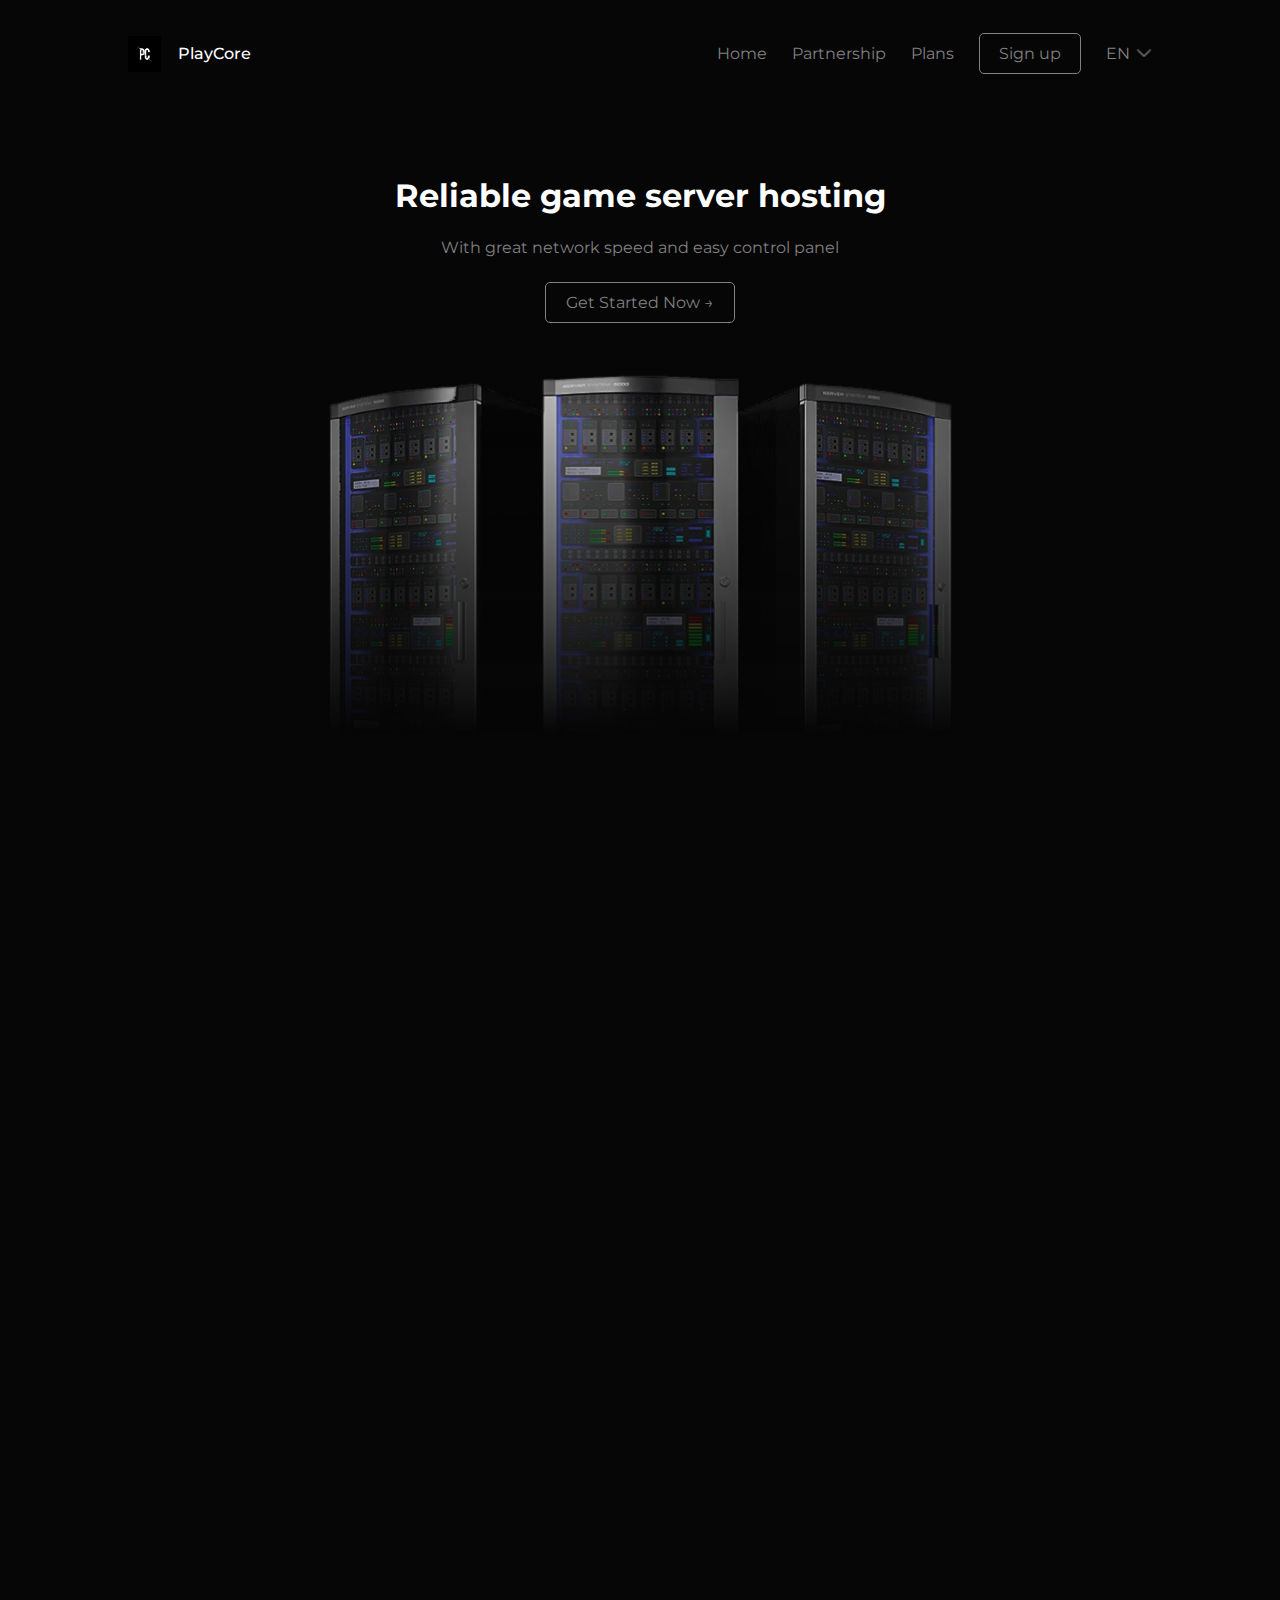
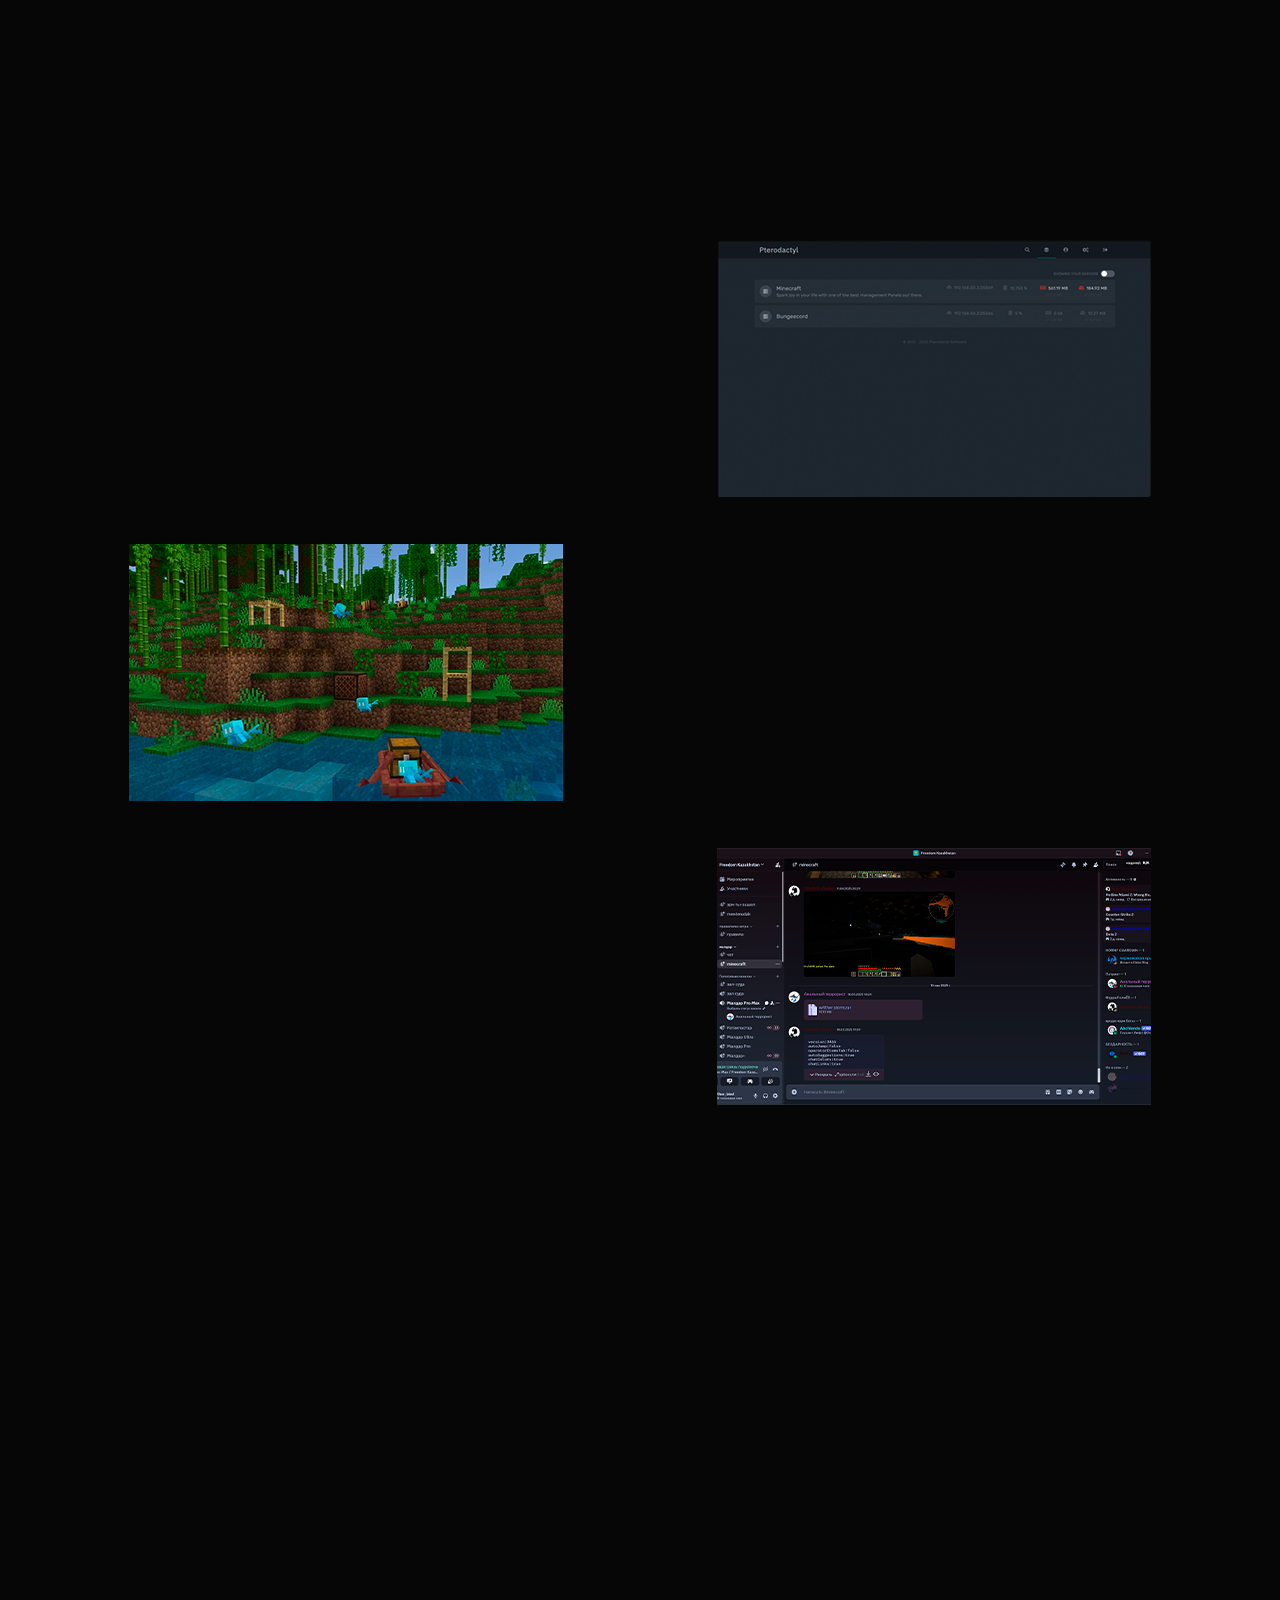
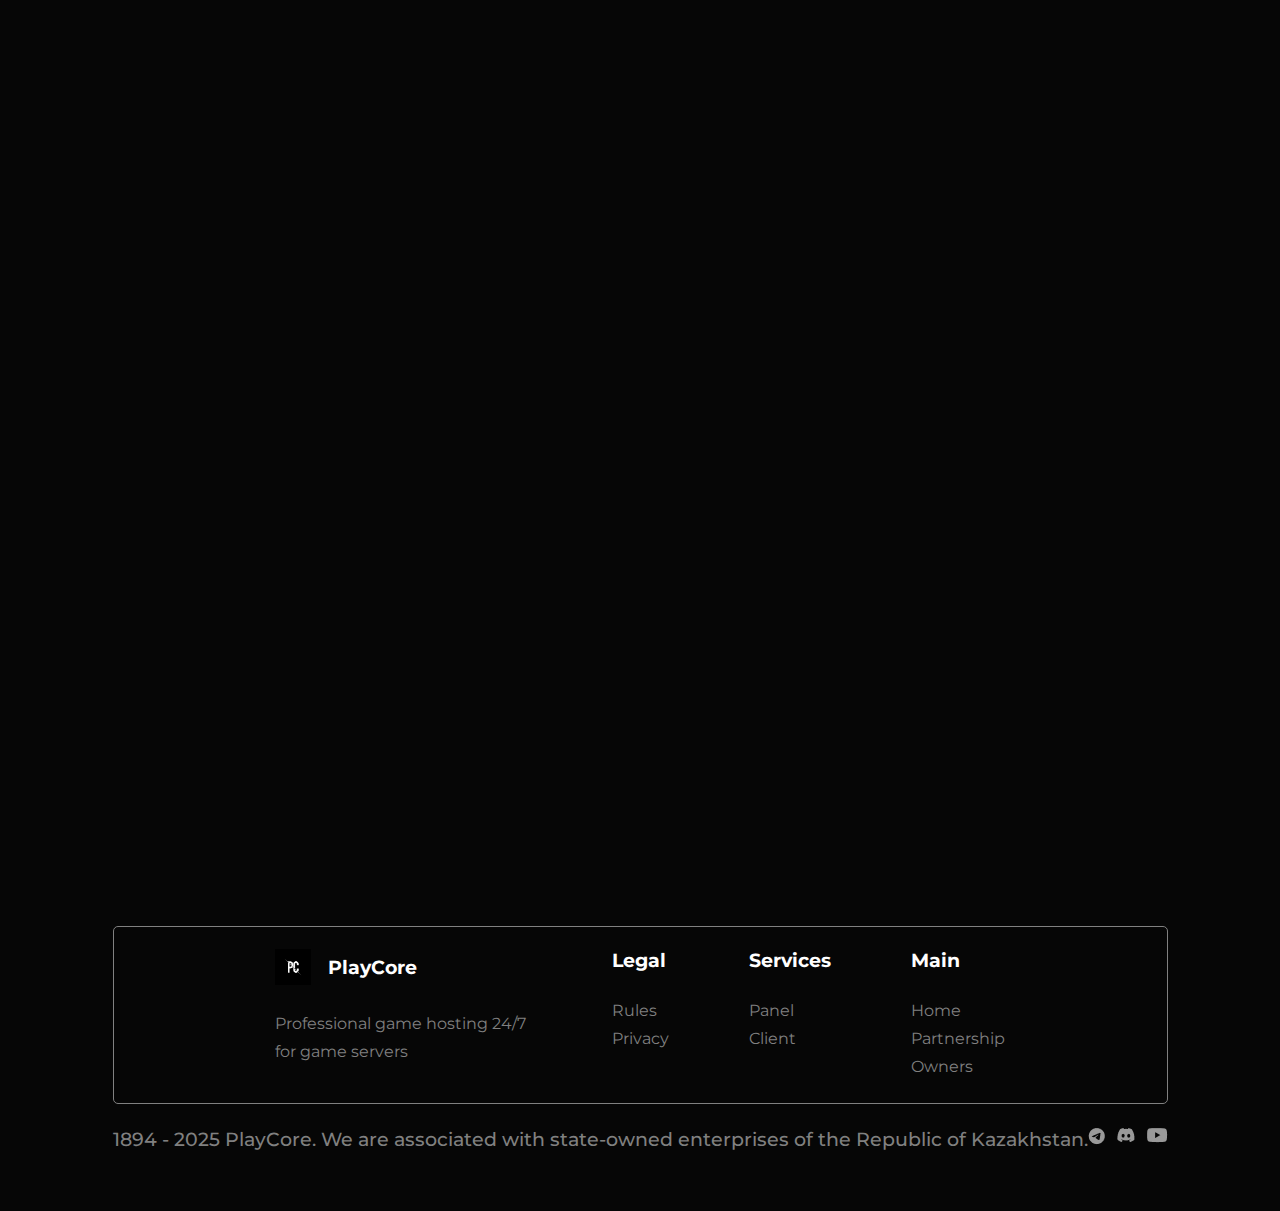
<file: index.html>
<!DOCTYPE html>
<html lang="en">

<head>
    <meta charset="UTF-8">
    <meta http-equiv="refresh" content="0; url=./en">
    <script>
        const lang = navigator.language || navigator.userLanguage;
        if (lang.startsWith('ru')) {
            window.location.replace('/ru');
        } else {
            window.location.replace('/en');
        }
    </script>
    <title>Redirecting...</title>
</head>

<body>
    <p>Redirecting based on your browser language...</p>
</body>

</html>
</file>
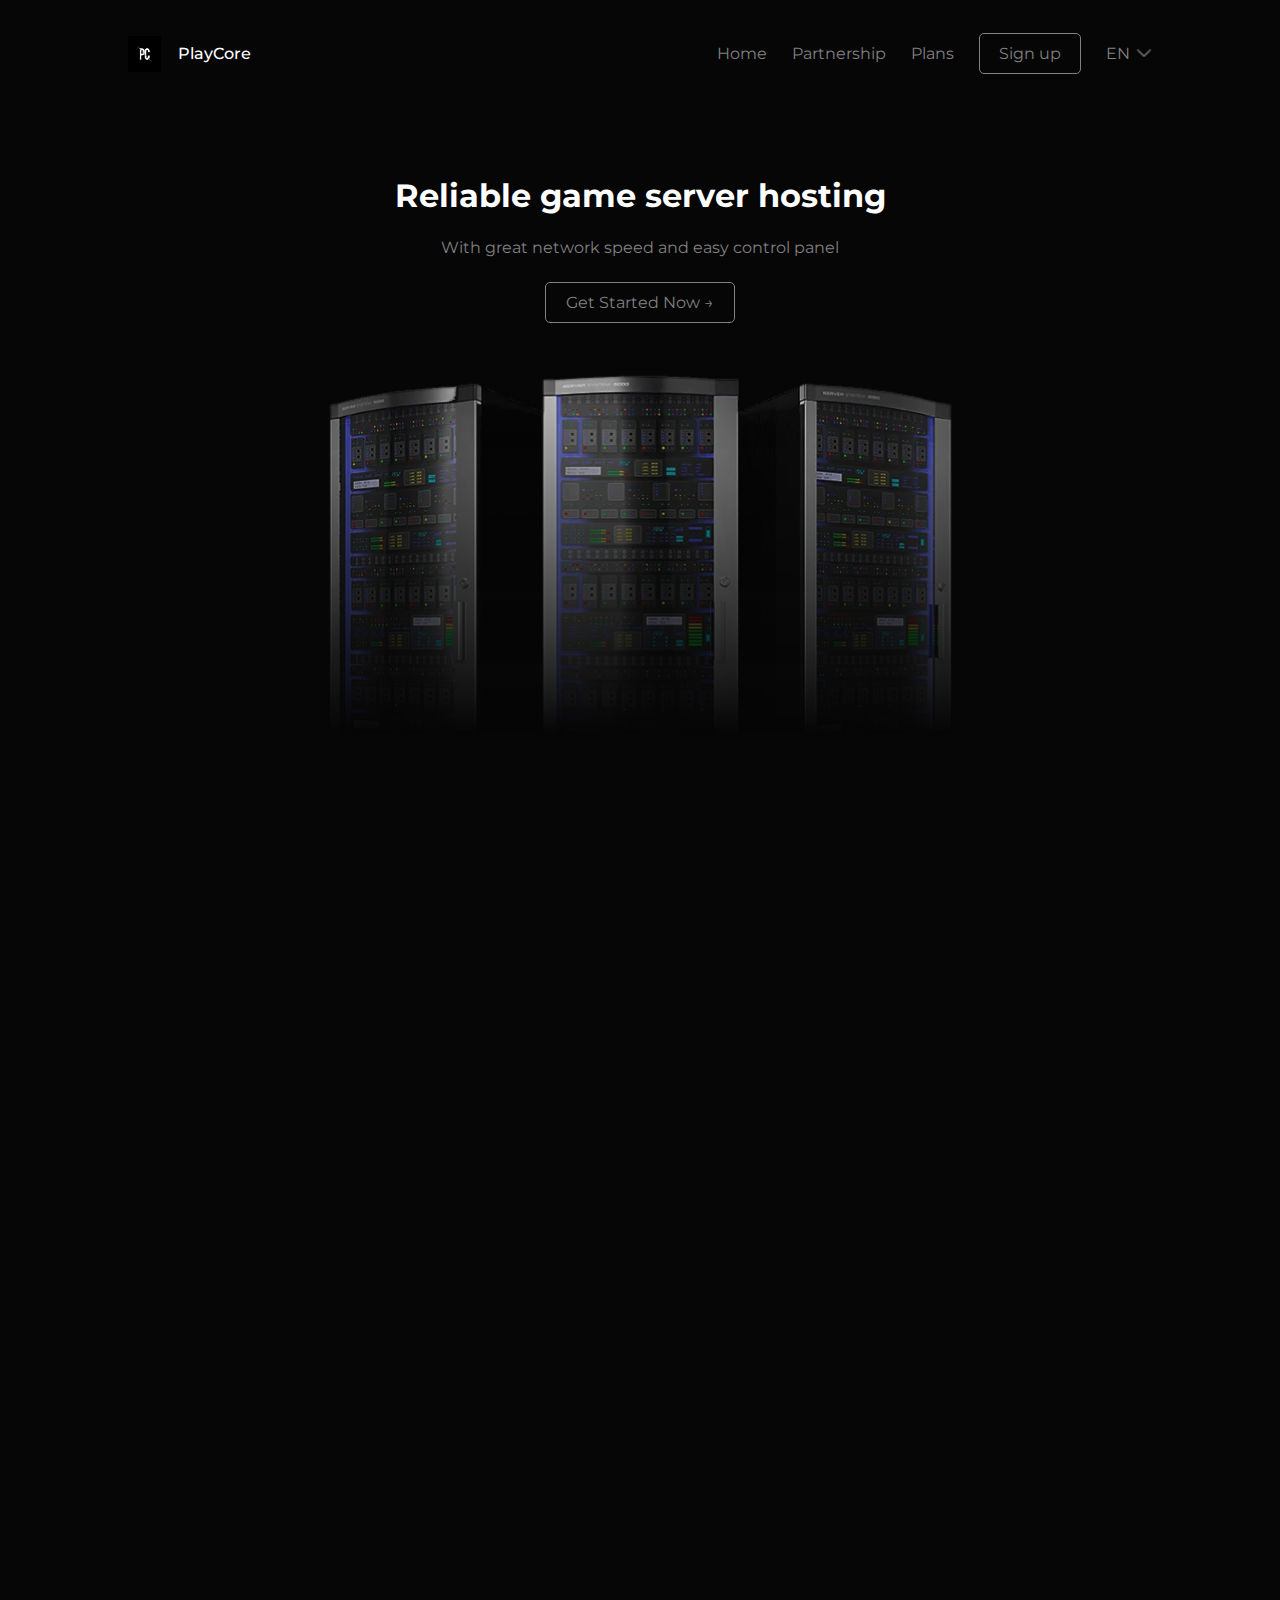
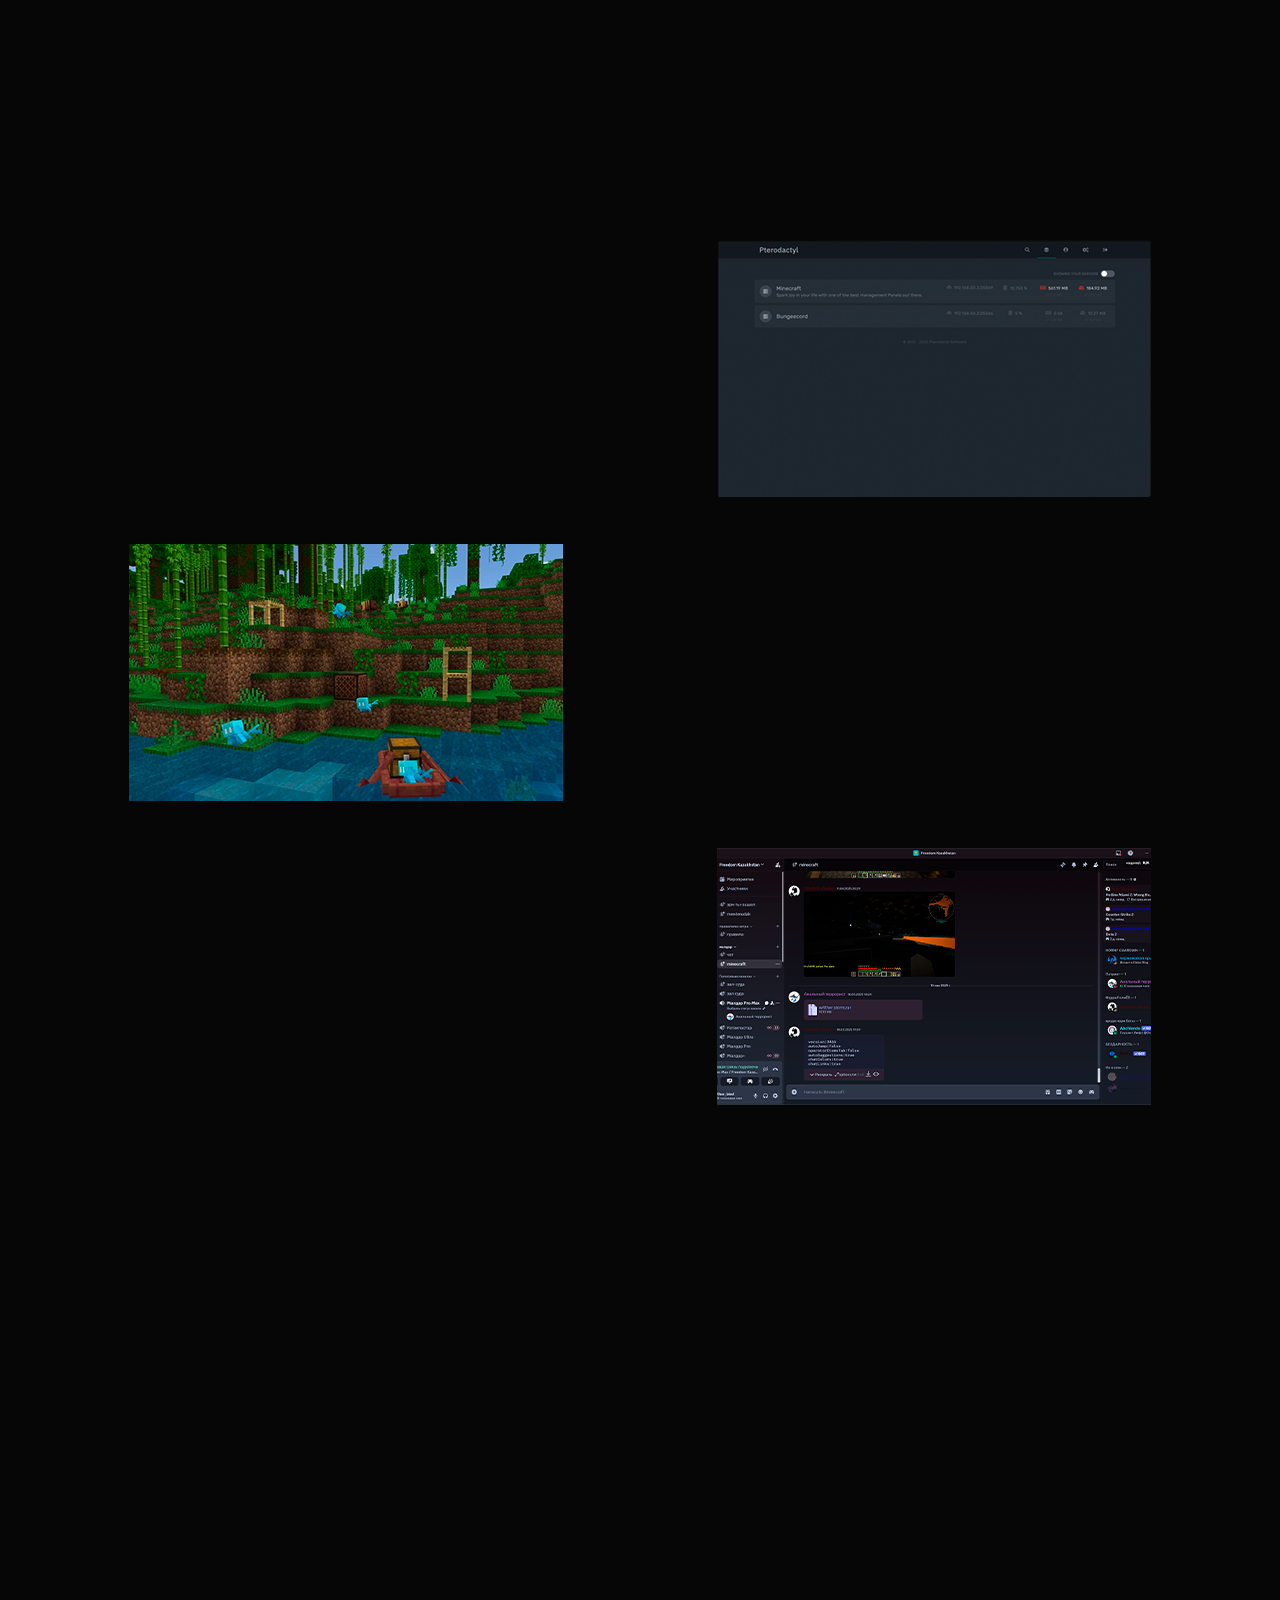
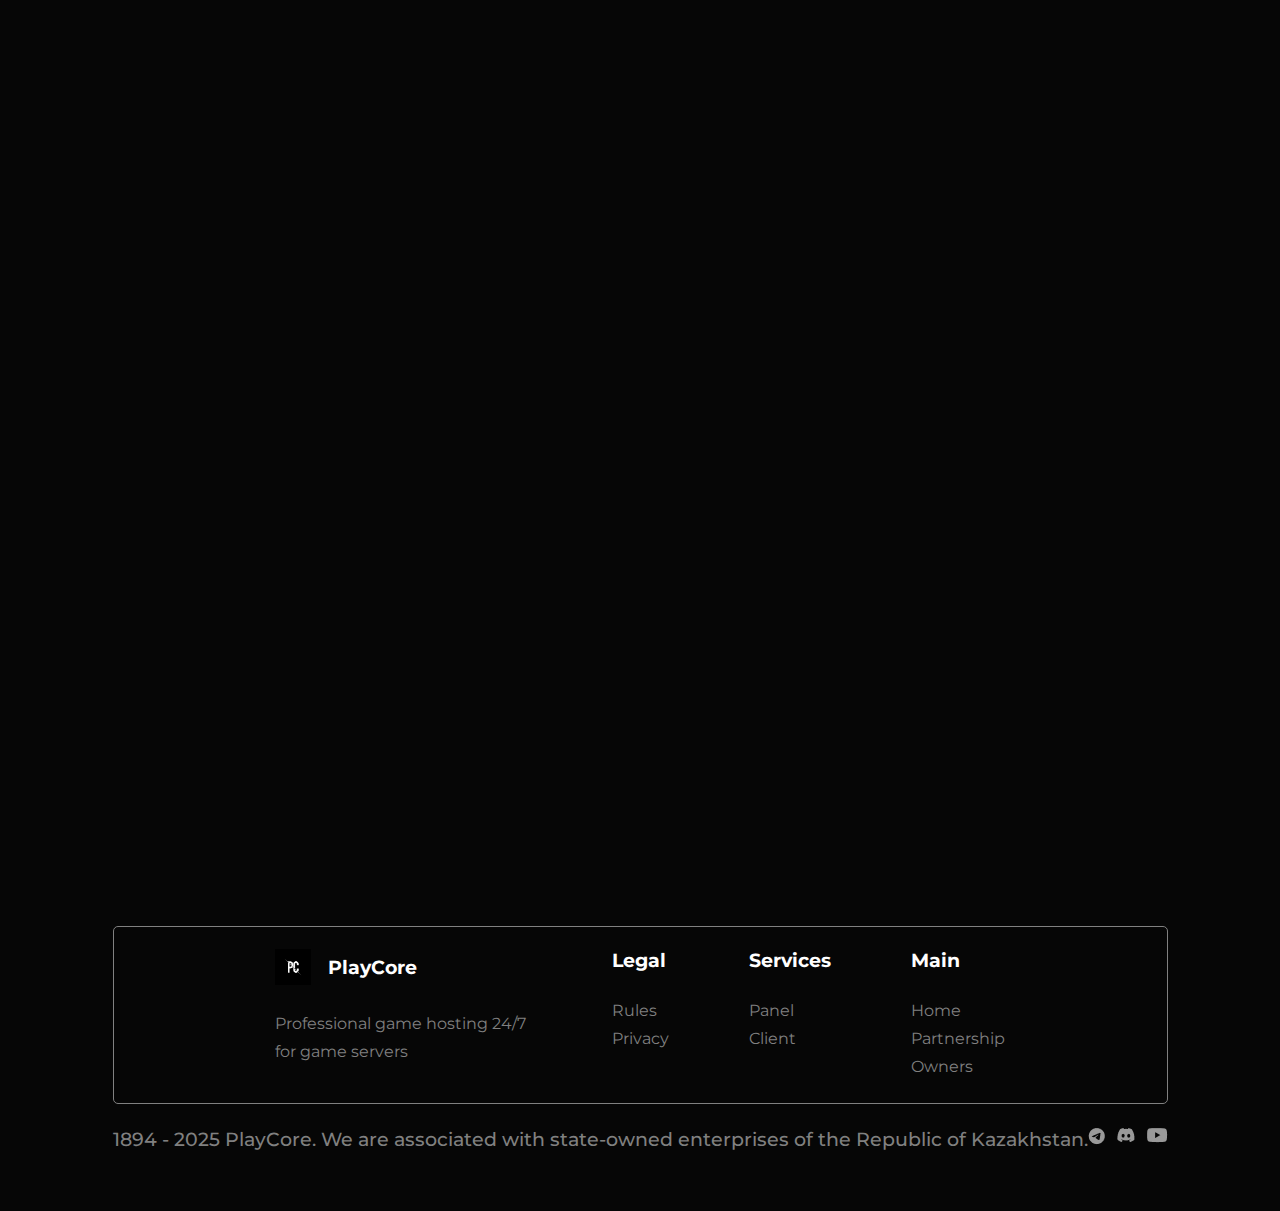
<file: en/index.html>
<!DOCTYPE html>
<html lang="en">

<head>
    <meta charset="UTF-8">
    <meta name="viewport" content="width=device-width, initial-scale=1.0">
    <link rel="stylesheet" href="/src/css/home.css">
    <link rel="preconnect" href="https://fonts.googleapis.com">
    <link rel="preconnect" href="https://fonts.gstatic.com" crossorigin>
    <link
        href="https://fonts.googleapis.com/css2?family=Archivo+Black&family=Crimson+Text:ital,wght@0,400;0,600;0,700;1,400;1,600;1,700&family=Hind:wght@300;400;500;600;700&family=Lemonada:wght@300..700&family=Montserrat:ital,wght@0,100..900;1,100..900&family=Plus+Jakarta+Sans:ital,wght@0,200..800;1,200..800&family=Roboto:ital,wght@0,100;0,300;0,400;0,500;0,700;0,900;1,100;1,300;1,400;1,500;1,700;1,900&display=swap"
        rel="stylesheet">
    <link rel="stylesheet" href="/src/css/animate.css">
    <title>Home</title>
    <link rel="icon" href="/images/logo/image.psd(1) 1 (1).png" draggable="false" type="image/png">
</head>

<body>
    <header class="header">
        <div class="header-class animation">
            <a class="logo" href="#">
                <div class="header-logo">
                    <img class="header-icon"
                        src="/images/logo/pc-logo-monogram-with-slash-style-design-template-free-vector.jpg"
                        draggable="false" alt="">
                    <p class="header-name">PlayCore</p>
                </div>
            </a>
            <div class="header-links">
                <a href="/en/index.html">Home</a>
                <a href="/en/partnership.html">Partnership</a>
                <a class="price" href="">Plans</a>
                <a class="reg" href="#">Sign up</a>
                <div class="language">
                    <span class="language-current">EN</span>
                    <div class="language-list">
                        <a class="language-name" href="/ru/">RU</a>
                        <a class="language-name" href="/kz/">KZ</a>
                    </div>
                </div>
            </div>
        </div>
    </header>
    <section class="hero">
        <div class="hero-content">
            <h1 class="wow fadeInRight hero-title" data-anim>Reliable game server hosting</h1>
            <p class="wow fadeInRight hero-description" data-anim>With great network speed and easy control panel
            </p>
            <a class="wow fadeInRight hero-button" data-anim href="#">Get Started Now →</a>
            <img class="hero-image" src="/images/home/Group 3.png" draggable="false" alt="">
        </div>
    </section>
    <section class="features">
        <h2 class="wow fadeInRight features-title" data-anim>Why us?</h2>
        <div class="features-list">
            <div class="wow fadeInRight feature" data-wow-delay="0.2s">
                <h3 class="feature-name">Conveniently</h3>
                <p class="feature-description">Our professional control panels, allows you to use our service at any
                    time and for any device.</p>
            </div>
            <div class="wow fadeInRight feature" data-wow-delay="0.4s">
                <h3 class="feature-name">Stable</h3>
                <p class="feature-description">Our equipment has uninterrupted support, low ping and no lag. And the
                    speed of operation will allow you to set up a
                    server in 25 seconds.</p>
            </div>
            <div class="wow fadeInRight feature" data-wow-delay="0.6s">
                <h3 class="feature-name">Safely</h3>
                <p class="feature-description">We have a security certificate installed, all data is transmitted in
                    encrypted form.</p>
            </div>
        </div>
    </section>
    <section class="services">
        <div class="wow fadeInRight service-title" data-anim>
            <h2 class="service-support">Supported services</h2>
            <p class="service-plans">We plan to add to this list in the future</p>
        </div>
        <div class="service-container">
            <div class="wow fadeInRight service">
                <img src="/images/home/image 3.png" alt="">
                <div class="service-info">
                    <h3 class="wow fadeInRight service-name">Node.js</h3>
                    <p class="service-description">Discord
                        Telegram
                        Algorithms</p>
                </div>
            </div>
            <div class="wow fadeInRight service">
                <img src="/images/home/image 4.png" alt="">
                <div class="service-info">
                    <h3 class="wow fadeInRight service-name">Minecraft</h3>
                    <p class="service-description">Vanilla Sponge Spigot Forge</p>
                </div>
            </div>
            <div class="wow fadeInRight service">
                <img src="/images/home/image 5.png" alt="">
                <div class="service-info">
                    <h3 class="wow fadeInRight service-name">Python</h3>
                    <p class="service-description">Discord Telegram Algorithms</p>
                </div>
            </div>
            <div class="wow fadeInRight service">
                <img src="/images/home/image 4.png" alt="">
                <div class="service-info">
                    <h3 class="wow fadeInRight service-name">Minecraft Bedrock</h3>
                    <p class="service-description">Vanilla Pmmp Nukkit PowerNukkit</p>
                </div>
            </div>
        </div>
    </section>
    <section class="block">
        <div class="block-info">
            <div class="block-content">
                <h2 class="wow fadeInRight block-name">Convenient control panel</h2>
                <p class="wow fadeInRight block-description">A quick and easy panel will allow you to use our hosting
                    without problems. With it, you will greatly facilitate the
                    creation of your server.</p>
                <a class="wow fadeInRight block-button" href="#">Go to panel</a>
            </div>
            <img class="block-image" src="/images/home/image 6.png" alt="">
        </div>
        <div class="block-info">
            <img class="block-image" src="/images/home/image 7.png" alt="">
            <div class="block-content">
                <h2 class="wow fadeInRight block-name">Partnership system</h2>
                <p class="wow fadeInRight block-description">If you have an audience in some social network that is
                    interested in hosting servers, then you can safely apply for a
                    partnership with us. And get big prizes for it.</p>
                <a class="wow fadeInRight block-button" href="#">Partnership program</a>
            </div>
        </div>
        <div class="block-info">
            <div class="block-content">
                <h2 class="wow fadeInRight block-name">Own community</h2>
                <p class="wow fadeInRight block-description">In our discord server you will find raffles and gifts. As
                    well as news and frequent updates.</p>
                <a class="wow fadeInRight block-button" href="#">Discord</a>
            </div>
            <img class="block-image" src="/images/home/image 8.png" alt="">
        </div>
    </section>
    <section class="plans">
        <h2 class="wow fadeInRight plans-name">Our plans</h2>
        <div class="plan-container">
            <div class="wow fadeInRight plan" data-wow-delay="0.2s">
                <h2 class="plan-name">Free</h2>
                <h2 class="plan-price">0</h2>
                <ul class="plan-spec">
                    <li class="plan-spec-item">1 server</li>
                    <li class="plan-spec-item">1 GN RAM</li>
                    <li class="plan-spec-item">1 core</li>
                    <li class="plan-spec-item">1 GB Traffic</li>
                    <li class="plan-spec-item">Support "yes"</li>
                </ul>
                <a class="plan-button" href="#">Buy</a>
            </div>
            <div class="wow fadeInRight plan" data-wow-delay="0.4s">
                <h2 class="plan-name">Silver</h2>
                <h2 class="plan-price">50</h2>
                <ul class="plan-spec">
                    <li class="plan-spec-item">2 servers</li>
                    <li class="plan-spec-item">16 GB RAM</li>
                    <li class="plan-spec-item">4 cores</li>
                    <li class="plan-spec-item">300 GB Traffic</li>
                    <li class="plan-spec-item">Support 24/7</li>
                </ul>
                <a class="plan-button" href="#">Buy</a>
            </div>
            <div class="wow fadeInRight plan" data-wow-delay="0.6s">
                <h2 class="plan-name">Gold</h2>
                <h2 class="plan-price">150</h2>
                <ul class="plan-spec">
                    <li class="plan-spec-item">3 servers</li>
                    <li class="plan-spec-item">48 GB RAM</li>
                    <li class="plan-spec-item">6 cores</li>
                    <li class="plan-spec-item">1 TB Traffic</li>
                    <li class="plan-spec-item">Support 24/7</li>
                </ul>
                <a class="plan-button" href="#">Buy</a>
            </div>
            <div class="wow fadeInRight plan" data-wow-delay="0.8s">
                <h2 class="plan-name">Platinum
                </h2>
                <h2 class="plan-price">500</h2>
                <ul class="plan-spec">
                    <li class="plan-spec-item">10 Servers</li>
                    <li class="plan-spec-item">128 GB RAM</li>
                    <li class="plan-spec-item">32 cores</li>
                    <li class="plan-spec-item">∞ Traffic</li>
                    <li class="plan-spec-item">Support 25/8</li>
                </ul>
                <a class="plan-button" href="#">Buy</a>
            </div>
        </div>
    </section>
    <section class="contact">
        <div class="contact-info">
            <h2 class="wow fadeInRight contact-name">Any questions?</h2>
            <p class="wow fadeInRight contact-description">support@PlayCore.kz</p>
        </div>
        <form class="contact-form" action="#">
            <input class="wow fadeInRight contact-input" type="text" placeholder="Name">
            <input class="wow fadeInRight contact-input" type="email" placeholder="Email">
            <textarea class="wow fadeInRight contact-textarea" placeholder="Your question"></textarea>
            <button class="wow fadeInRight contact-button" type="submit">Send request</button>
        </form>
    </section>
    <section class="cta">
        <div class="cta-container">
            <h2 class="wow fadeInRight cta-name">Are you still waiting?</h2>
            <a class="wow fadeInRight cta-button" href="#">Get Started Now →</a>
        </div>
    </section>
    <footer>
        <div class="footer-wrapper">
            <div class="footer-class">
                <div class="faq">
                    <div class="footer-name">
                        <a class="footer-logo" href="#">
                            <img class="footer-image"
                                src="/images/logo/pc-logo-monogram-with-slash-style-design-template-free-vector.jpg"
                                alt="">
                            <h3>PlayCore</h3>
                        </a>
                    </div>
                    <p class="footer-description">Professional game hosting 24/7 for game servers</p>
                </div>
                <div class="faq">
                    <div class="footer-name">
                        <h3>Legal</h3>
                    </div>

                    <a href="#" class="footer-description">Rules</a>
                    <a href="#" class="footer-description">Privacy</a>
                </div>
                <div class="faq">
                    <div class="footer-name">
                        <h3>Services</h3>
                    </div>

                    <a href="#" class="footer-description">Panel</a>
                    <a href="#" class="footer-description">Client</a>
                </div>
                <div class="faq">
                    <div class="footer-name">
                        <h3>Main</h3>
                    </div>

                    <a href="#" class="footer-description">Home</a>
                    <a href="#" class="footer-description">Partnership</a>
                    <a href="#" class="footer-description">Owners</a>
                </div>
            </div>
            <div class="info">
                <h3>1894 - 2025 PlayCore. We are associated with state-owned enterprises of the Republic of Kazakhstan.
                </h3>
                <div class="links">
                    <a href="#"><img src="/images/home/Vector.png" alt=""></a>
                    <a href="#"><img src="/images/home/Vector 2.png" alt=""></a>
                    <a href="#"><img src="/images/home/Vector 3.png" alt=""></a>
                </div>
            </div>
        </div>
    </footer>
    <script src="/src/js/script.js"></script>
    <script src="/src/js/wow.min.js"></script>
    <script>
        new WOW().init();
    </script>
</body>

</html>
</file>
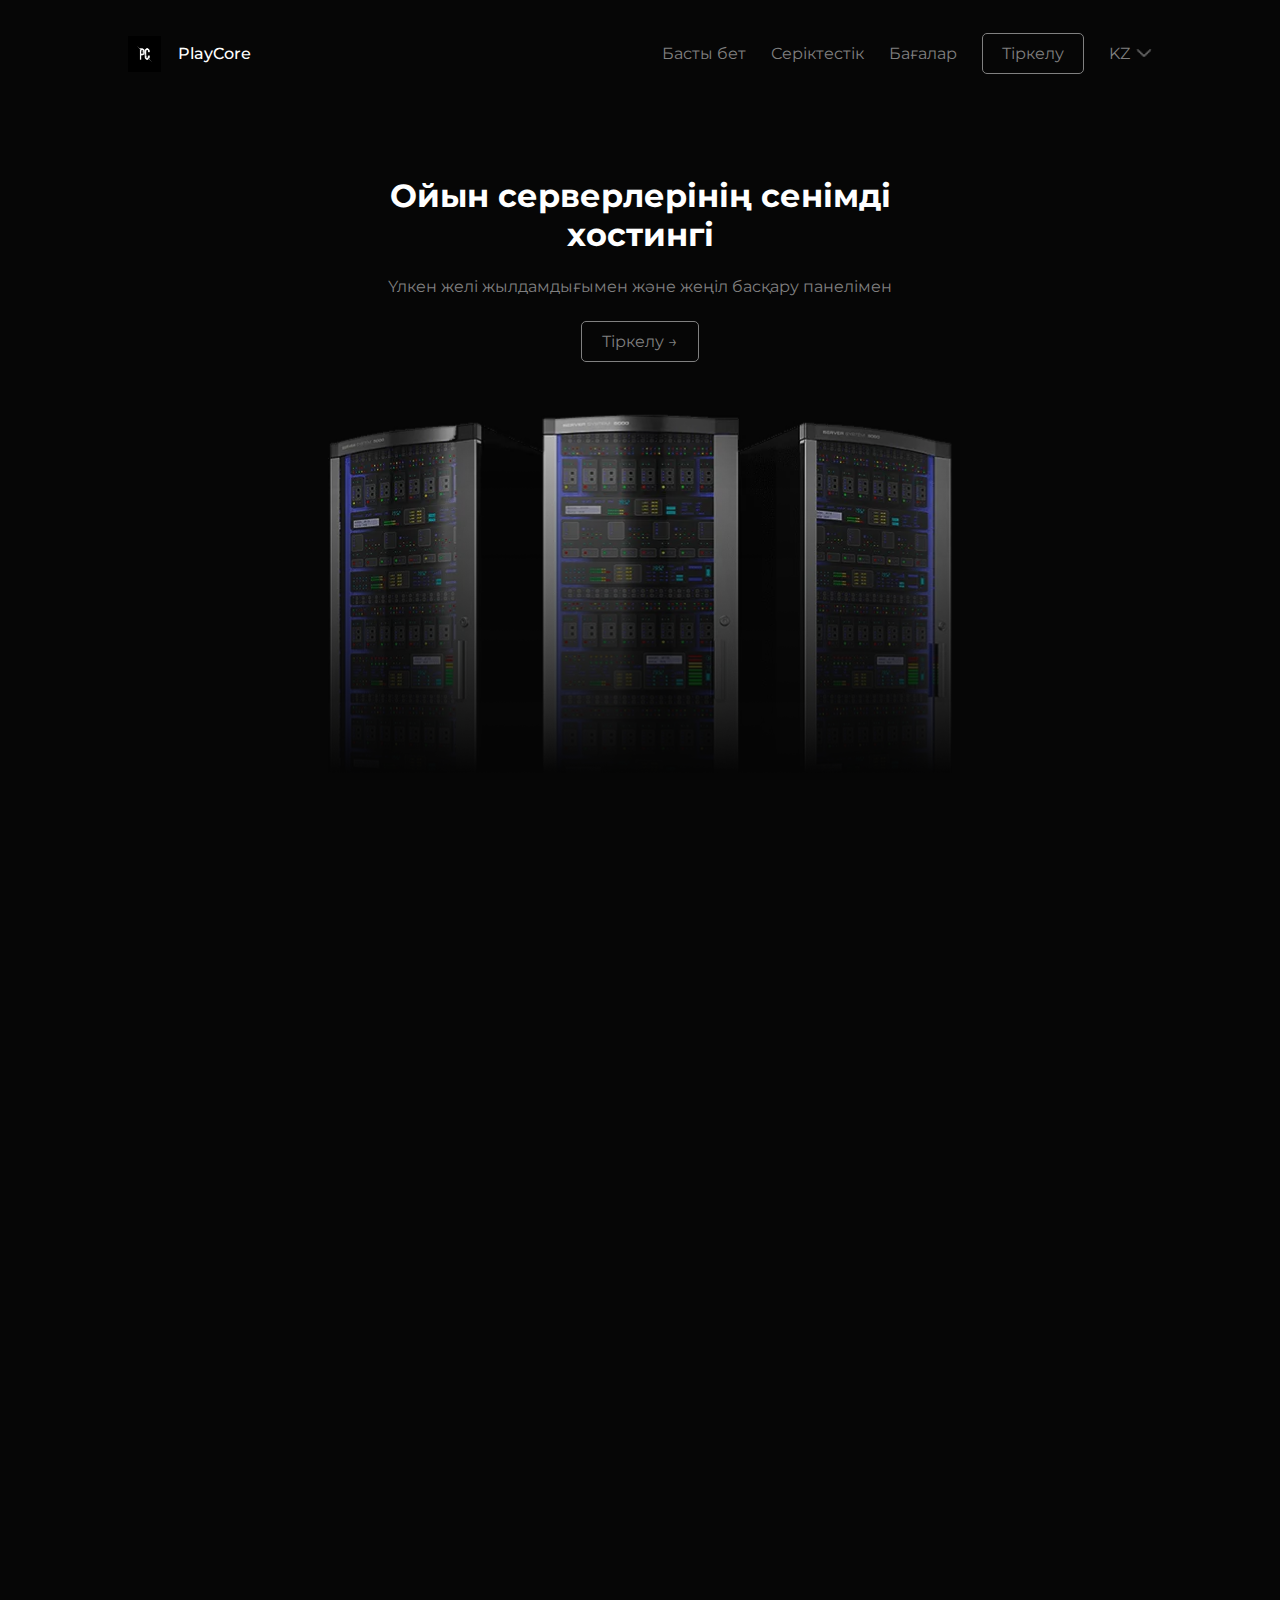
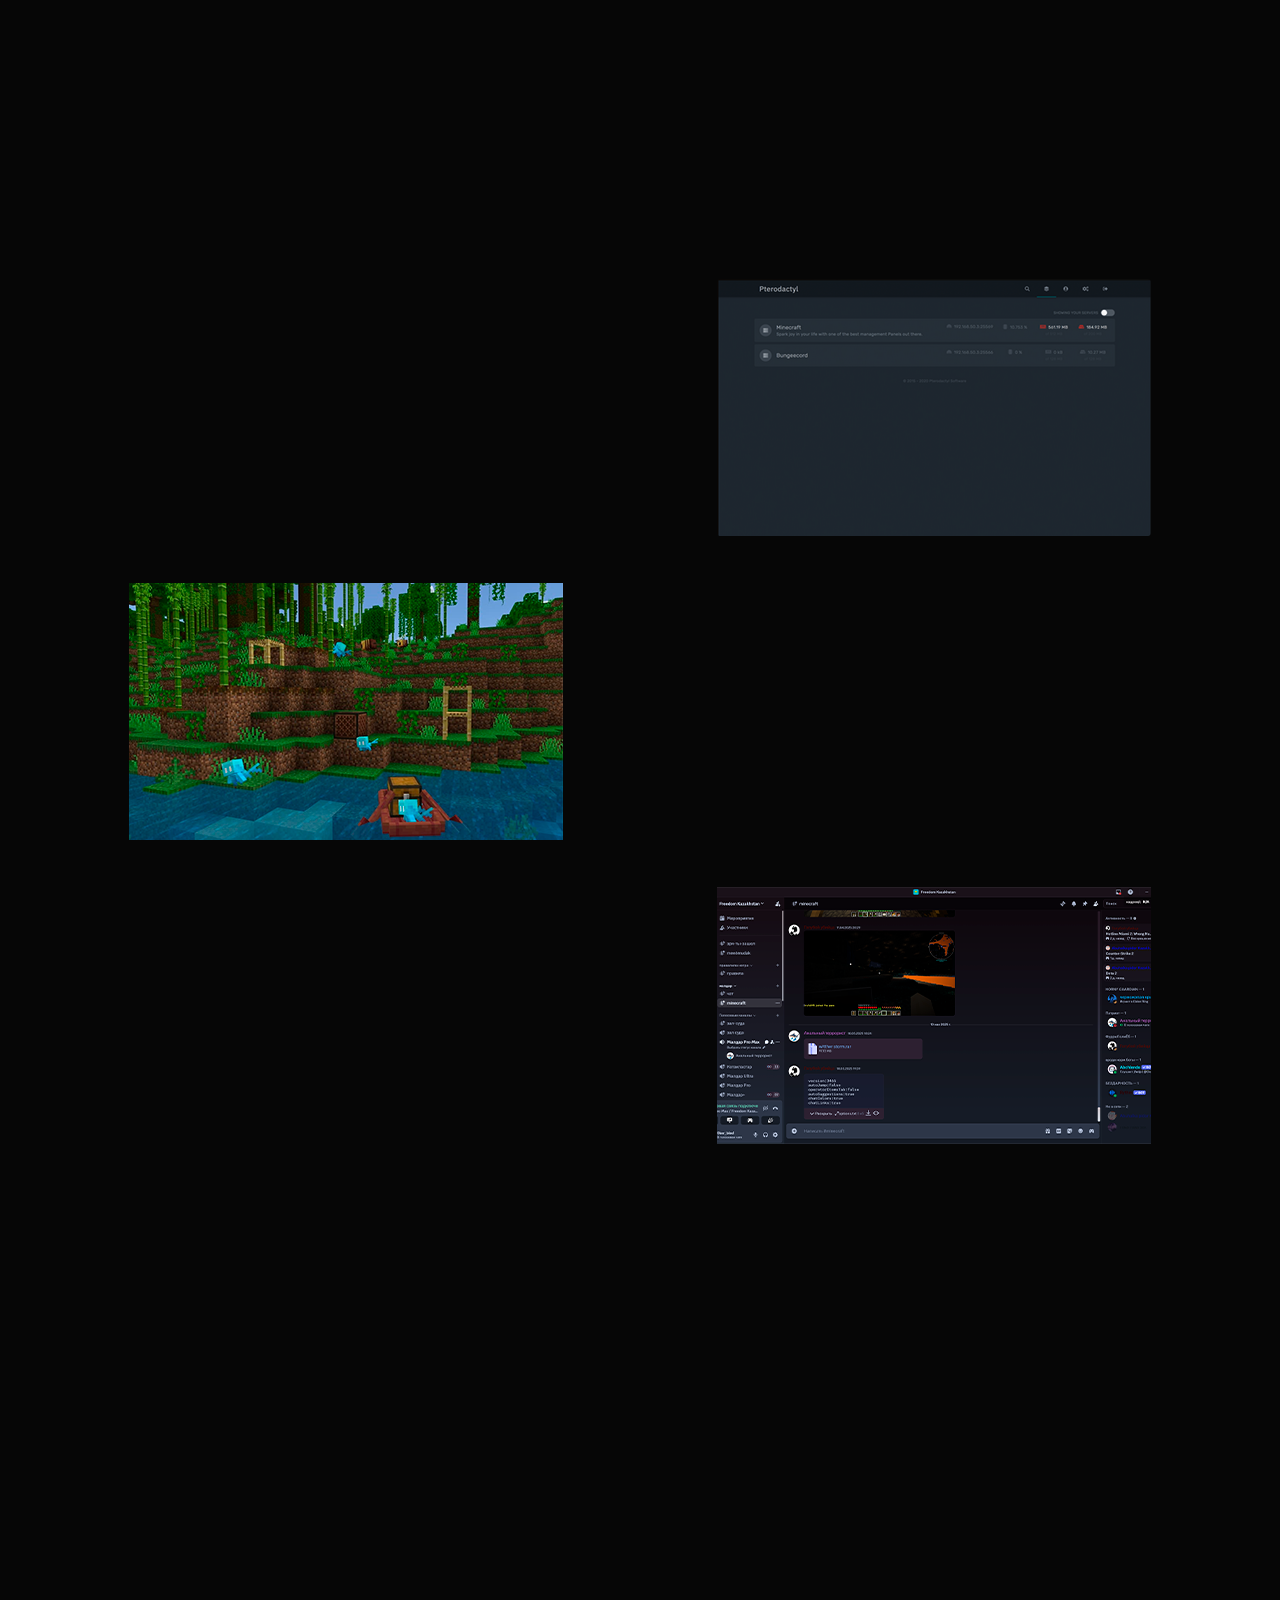
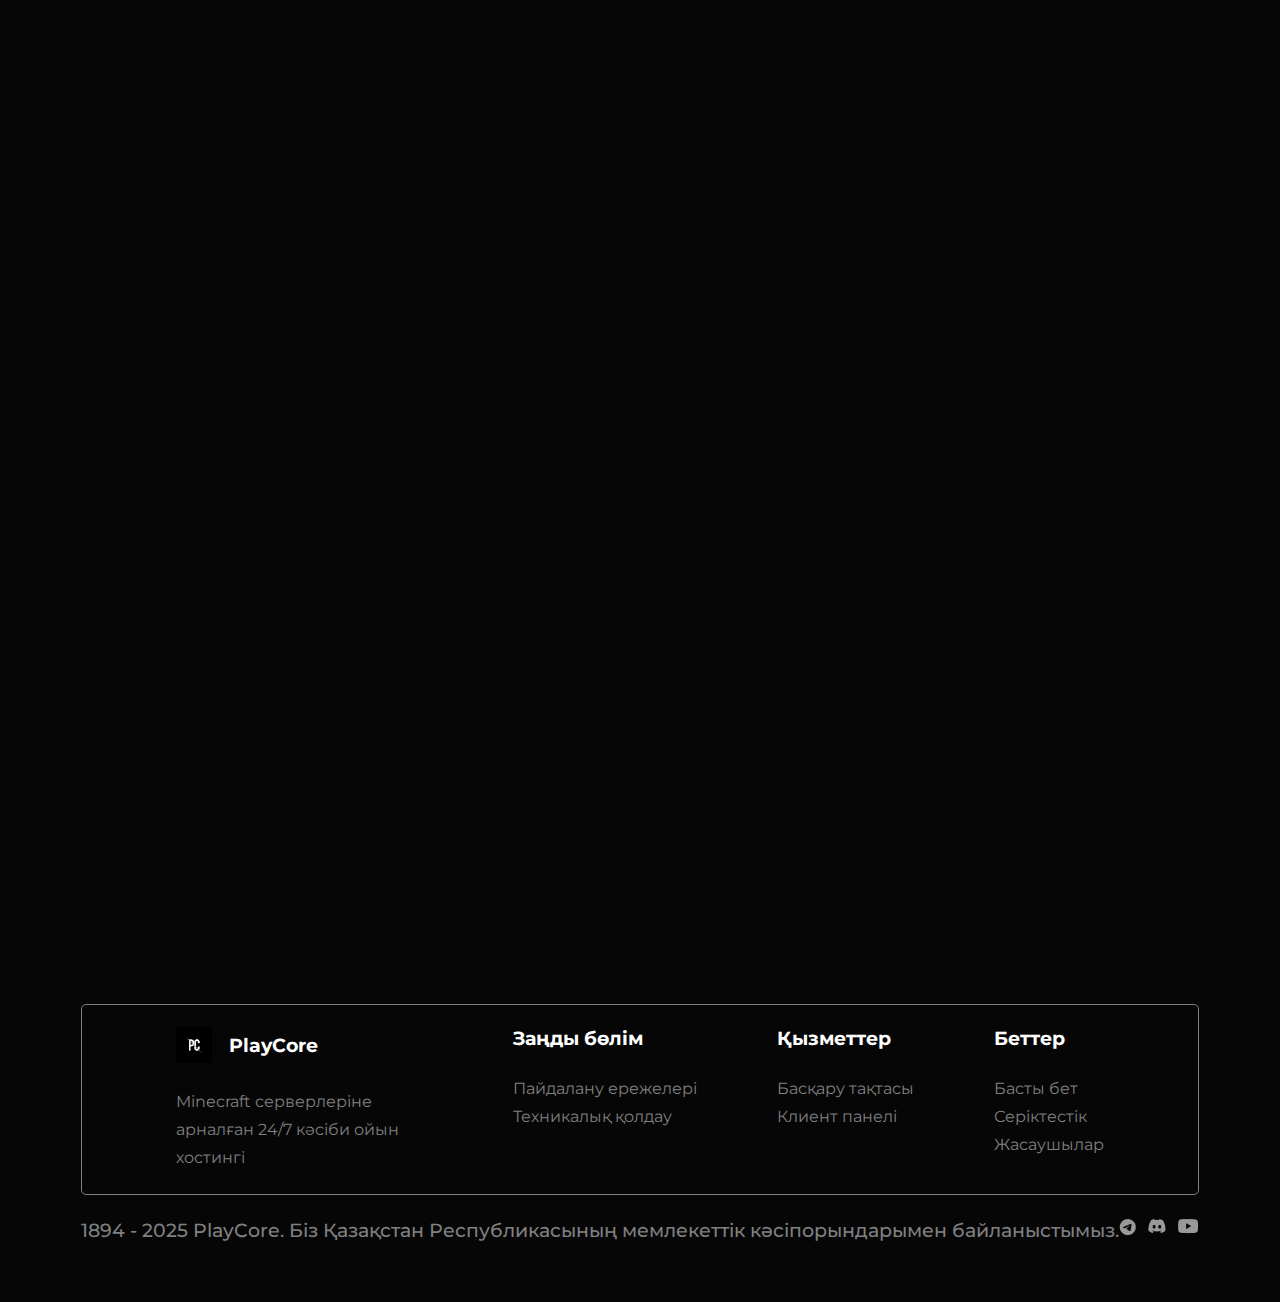
<file: kz/index.html>
<!DOCTYPE html>
<html lang="en">

<head>
    <meta charset="UTF-8">
    <meta name="viewport" content="width=device-width, initial-scale=1.0">
    <link rel="stylesheet" href="/src/css/home.css">
    <link rel="preconnect" href="https://fonts.googleapis.com">
    <link rel="preconnect" href="https://fonts.gstatic.com" crossorigin>
    <link
        href="https://fonts.googleapis.com/css2?family=Archivo+Black&family=Crimson+Text:ital,wght@0,400;0,600;0,700;1,400;1,600;1,700&family=Hind:wght@300;400;500;600;700&family=Lemonada:wght@300..700&family=Montserrat:ital,wght@0,100..900;1,100..900&family=Plus+Jakarta+Sans:ital,wght@0,200..800;1,200..800&family=Roboto:ital,wght@0,100;0,300;0,400;0,500;0,700;0,900;1,100;1,300;1,400;1,500;1,700;1,900&display=swap"
        rel="stylesheet">
    <link rel="stylesheet" href="/src/css/animate.css">
    <title>Басты бет</title>
    <link rel="icon" href="/images/logo/image.psd(1) 1 (1).png" draggable="false" type="image/png">
</head>

<body>
    <header class="header">
        <div class="header-class animation">
            <a class="logo" href="#">
                <div class="header-logo">
                    <img class="header-icon"
                        src="/images/logo/pc-logo-monogram-with-slash-style-design-template-free-vector.jpg"
                        draggable="false" alt="">
                    <p class="header-name">PlayCore</p>
                </div>
            </a>
            <div class="header-links">
                <a href="/kz/index.html">Басты бет</a>
                <a href="/kz/partnership.html">Серіктестік</a>
                <a class="price" href="">Бағалар</a>
                <a class="reg" href="#">Тіркелу</a>
                <div class="language">
                    <span class="language-current">KZ</span>
                    <div class="language-list">
                        <a class="language-name" href="/en/">EN</a>
                        <a class="language-name" href="/ru/">RU</a>
                    </div>
                </div>
            </div>
        </div>
    </header>
    <section class="hero">
        <div class="hero-content">
            <h1 class="wow fadeInRight hero-title" data-anim>Ойын серверлерінің сенімді хостингі</h1>
            <p class="wow fadeInRight hero-description" data-anim>Үлкен желі жылдамдығымен және жеңіл басқару панелімен
            </p>
            <a class="wow fadeInRight hero-button" data-anim href="#">Тіркелу →</a>
            <img class="hero-image" src="/images/home/Group 3.png" draggable="false" alt="">
        </div>
    </section>
    <section class="features">
        <h2 class="wow fadeInRight features-title" data-anim>Неге біз?</h2>
        <div class="features-list">
            <div class="wow fadeInRight feature" data-wow-delay="0.2s">
                <h3 class="feature-name">Ыңғайлы</h3>
                <p class="feature-description">Біздің кәсіби басқару тақталары, кез-келген уақытта және кез-келген
                    құрылғыда қызметімізді пайдалануға мүмкіндік береді.</p>
            </div>
            <div class="wow fadeInRight feature" data-wow-delay="0.4s">
                <h3 class="feature-name">Тұрақты</h3>
                <p class="feature-description">Біздің жабдықта үздіксіз қолдау, төмен пинг және артта қалушылық жоқ. Ал
                    жұмыс жылдамдығы серверді 25 секундта орнатуға
                    мүмкіндік береді.</p>
            </div>
            <div class="wow fadeInRight feature" data-wow-delay="0.6s">
                <h3 class="feature-name">Қауіпсіз</h3>
                <p class="feature-description">Бізде қауіпсіздік сертификаты орнатылған, барлық деректер келесіге
                    беріледі
                    шифрланған түрде.</p>
            </div>
        </div>
    </section>
    <section class="services">
        <div class="wow fadeInRight service-title" data-anim>
            <h2 class="service-support">Қолдау көрсетілетін қызметтер</h2>
            <p class="service-plans">Болашақта біз бұл тізімді толықтыруды жоспарлап отырмыз</p>
        </div>
        <div class="service-container">
            <div class="wow fadeInRight service">
                <img src="/images/home/image 3.png" alt="">
                <div class="service-info">
                    <h3 class="wow fadeInRight service-name">Node.js</h3>
                    <p class="service-description">Дискорд пен телеграм боттар</p>
                </div>
            </div>
            <div class="wow fadeInRight service">
                <img src="/images/home/image 4.png" alt="">
                <div class="service-info">
                    <h3 class="wow fadeInRight service-name">Minecraft</h3>
                    <p class="service-description">Vanilla Sponge Spigot Forge</p>
                </div>
            </div>
            <div class="wow fadeInRight service">
                <img src="/images/home/image 5.png" alt="">
                <div class="service-info">
                    <h3 class="wow fadeInRight service-name">Python</h3>
                    <p class="service-description">Дискорд боттар серверге</p>
                </div>
            </div>
            <div class="wow fadeInRight service">
                <img src="/images/home/image 4.png" alt="">
                <div class="service-info">
                    <h3 class="wow fadeInRight service-name">Minecraft Bedrock</h3>
                    <p class="service-description">Vanilla Sponge Spigot Forge</p>
                </div>
            </div>
        </div>
    </section>
    <section class="block">
        <div class="block-info">
            <div class="block-content">
                <h2 class="wow fadeInRight block-name">Ыңғайлы басқару тақтасы</h2>
                <p class="wow fadeInRight block-description">Жылдам және жеңіл панель біздің хостингті еш қиындықсыз
                    пайдалануға мүмкіндік береді. Онымен сіз өзіңіздің серверіңізді
                    құруды бірнеше есе жеңілдетесіз.</p>
                <a class="wow fadeInRight block-button" href="#">панельге өту</a>
            </div>
            <img class="block-image" src="/images/home/image 6.png" alt="">
        </div>
        <div class="block-info">
            <img class="block-image" src="/images/home/image 7.png" alt="">
            <div class="block-content">
                <h2 class="wow fadeInRight block-name">Серіктестік жүйесі</h2>
                <p class="wow fadeInRight block-description">Егер сізде хостинг серверлеріне қызығушылық танытатын
                    әлеуметтік желіде аудиторияңыз болса, онда сіз бізбен
                    серіктестікке сенімді түрде жүгіне аласыз. Бұл үшін үлкен сыйлықтар алыңыз</p>
                <a class="wow fadeInRight block-button" href="#">көбірек біліңіз</a>
            </div>
        </div>
        <div class="block-info">
            <div class="block-content">
                <h2 class="wow fadeInRight block-name">Өз қауымдастығың</h2>
                <p class="wow fadeInRight block-description">Біздің Discord серверінде сіз сыйлықтар мен сыйлықтар ұтыс
                    ойындарын таба аласыз. Жаңалықтар мен жиі жаңартулар</p>
                <a class="wow fadeInRight block-button" href="#">көбірек біліңіз</a>
            </div>
            <img class="block-image" src="/images/home/image 8.png" alt="">
        </div>
    </section>
    <section class="plans">
        <h2 class="wow fadeInRight plans-name">Біздің тарифтер</h2>
        <div class="plan-container">
            <div class="wow fadeInRight plan">
                <h2 class="plan-name">Free</h2>
                <h2 class="plan-price">0</h2>
                <ul class="plan-spec">
                    <li class="plan-spec-item">1 сервер</li>
                    <li class="plan-spec-item">1 ГБ RAM</li>
                    <li class="plan-spec-item">1 ядросы</li>
                    <li class="plan-spec-item">1 ГБ трафик</li>
                    <li class="plan-spec-item">Қолдау "ия"</li>
                </ul>
                <a class="plan-button" href="#">Сатып алу</a>
            </div>
            <div class="wow fadeInRight plan">
                <h2 class="plan-name">Silver</h2>
                <h2 class="plan-price">50</h2>
                <ul class="plan-spec">
                    <li class="plan-spec-item">2 сервер</li>
                    <li class="plan-spec-item">16 ГБ RAM</li>
                    <li class="plan-spec-item">4 ядросы</li>
                    <li class="plan-spec-item">300 ГБ трафик</li>
                    <li class="plan-spec-item">Қолдау 24/7</li>
                </ul>
                <a class="plan-button" href="#">Сатып алу</a>
            </div>
            <div class="wow fadeInRight plan">
                <h2 class="plan-name">Gold</h2>
                <h2 class="plan-price">150</h2>
                <ul class="plan-spec">
                    <li class="plan-spec-item">3 сервер</li>
                    <li class="plan-spec-item">48 ГБ RAM</li>
                    <li class="plan-spec-item">6 ядросы</li>
                    <li class="plan-spec-item">1 ТБ трафик</li>
                    <li class="plan-spec-item">Қолдау 24/7</li>
                </ul>
                <a class="plan-button" href="#">Сатып алу</a>
            </div>
            <div class="wow fadeInRight plan">
                <h2 class="plan-name">Platinum
                </h2>
                <h2 class="plan-price">500</h2>
                <ul class="plan-spec">
                    <li class="plan-spec-item">10 сервер</li>
                    <li class="plan-spec-item">128 ГБ RAM</li>
                    <li class="plan-spec-item">32 ядросы</li>
                    <li class="plan-spec-item">Шексіз трафик</li>
                    <li class="plan-spec-item">Қолдау 25/8</li>
                </ul>
                <a class="plan-button" href="#">Сатып алу</a>
            </div>
        </div>
    </section>
    <section class="contact">
        <div class="contact-info">
            <h2 class="wow fadeInRight contact-name">Сұрақтар қалды ма?</h2>
            <p class="wow fadeInRight contact-description">support@PlayCore.kz</p>
        </div>
        <form class="contact-form" action="#">
            <input class="wow fadeInRight contact-input" type="text" placeholder="Атыңыз">
            <input class="wow fadeInRight contact-input" type="email" placeholder="Email">
            <textarea class="wow fadeInRight contact-textarea" placeholder="Хабар"></textarea>
            <button class="wow fadeInRight contact-button" type="submit">Жіберу</button>
        </form>
    </section>
    <section class="cta">
        <div class="cta-container">
            <h2 class="wow fadeInRight cta-name">Әлі күтесіз бе?</h2>
            <a class="wow fadeInRight cta-button" href="#">Қазір бастаңыз →</a>
        </div>
    </section>
    <footer>
        <div class="footer-wrapper">
            <div class="footer-class">
                <div class="faq">
                    <div class="footer-name">
                        <a class="footer-logo" href="#">
                            <img class="footer-image"
                                src="/images/logo/pc-logo-monogram-with-slash-style-design-template-free-vector.jpg"
                                alt="">
                            <h3>PlayCore</h3>
                        </a>
                    </div>
                    <p class="footer-description">Minecraft серверлеріне арналған 24/7 кәсіби ойын хостингі</p>
                </div>
                <div class="faq">
                    <div class="footer-name">
                        <h3>Заңды бөлім</h3>
                    </div>

                    <a href="#" class="footer-description">Пайдалану ережелері</a>
                    <a href="#" class="footer-description">Техникалық қолдау</a>
                </div>
                <div class="faq">
                    <div class="footer-name">
                        <h3>Қызметтер</h3>
                    </div>

                    <a href="#" class="footer-description">Басқару тақтасы</a>
                    <a href="#" class="footer-description">Клиент панелі</a>
                </div>
                <div class="faq">
                    <div class="footer-name">
                        <h3>Беттер</h3>
                    </div>

                    <a href="#" class="footer-description">Басты бет</a>
                    <a href="#" class="footer-description">Серіктестік</a>
                    <a href="#" class="footer-description">Жасаушылар</a>
                </div>
            </div>
            <div class="info">
                <h3>1894 - 2025 PlayCore. Біз Қазақстан Республикасының мемлекеттік кәсіпорындарымен байланыстымыз.</h3>
                <div class="links">
                    <a href="#"><img src="/images/home/Vector.png" alt=""></a>
                    <a href="#"><img src="/images/home/Vector 2.png" alt=""></a>
                    <a href="#"><img src="/images/home/Vector 3.png" alt=""></a>
                </div>
            </div>
        </div>
    </footer>
    <script src="/src/js/script.js"></script>
    <script src="/src/js/wow.min.js"></script>
    <script>
        new WOW().init();
    </script>
</body>

</html>
</file>
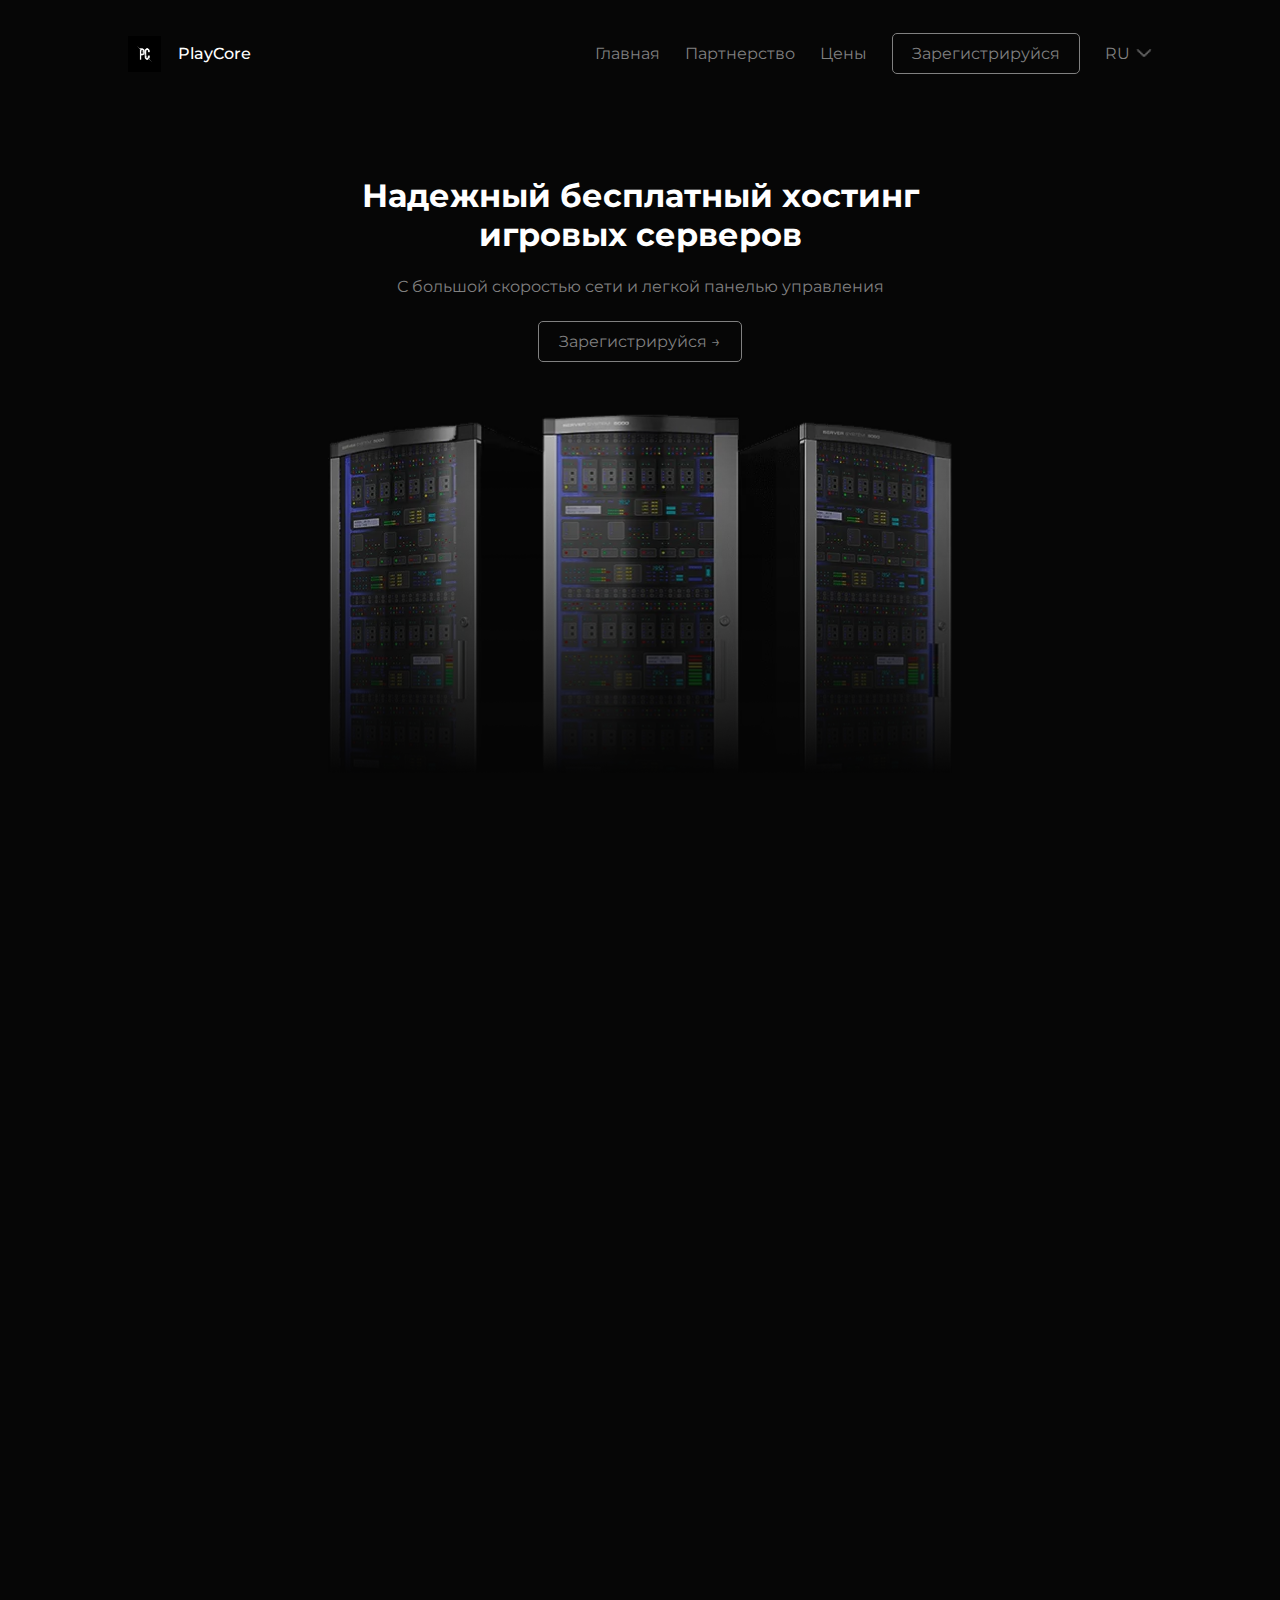
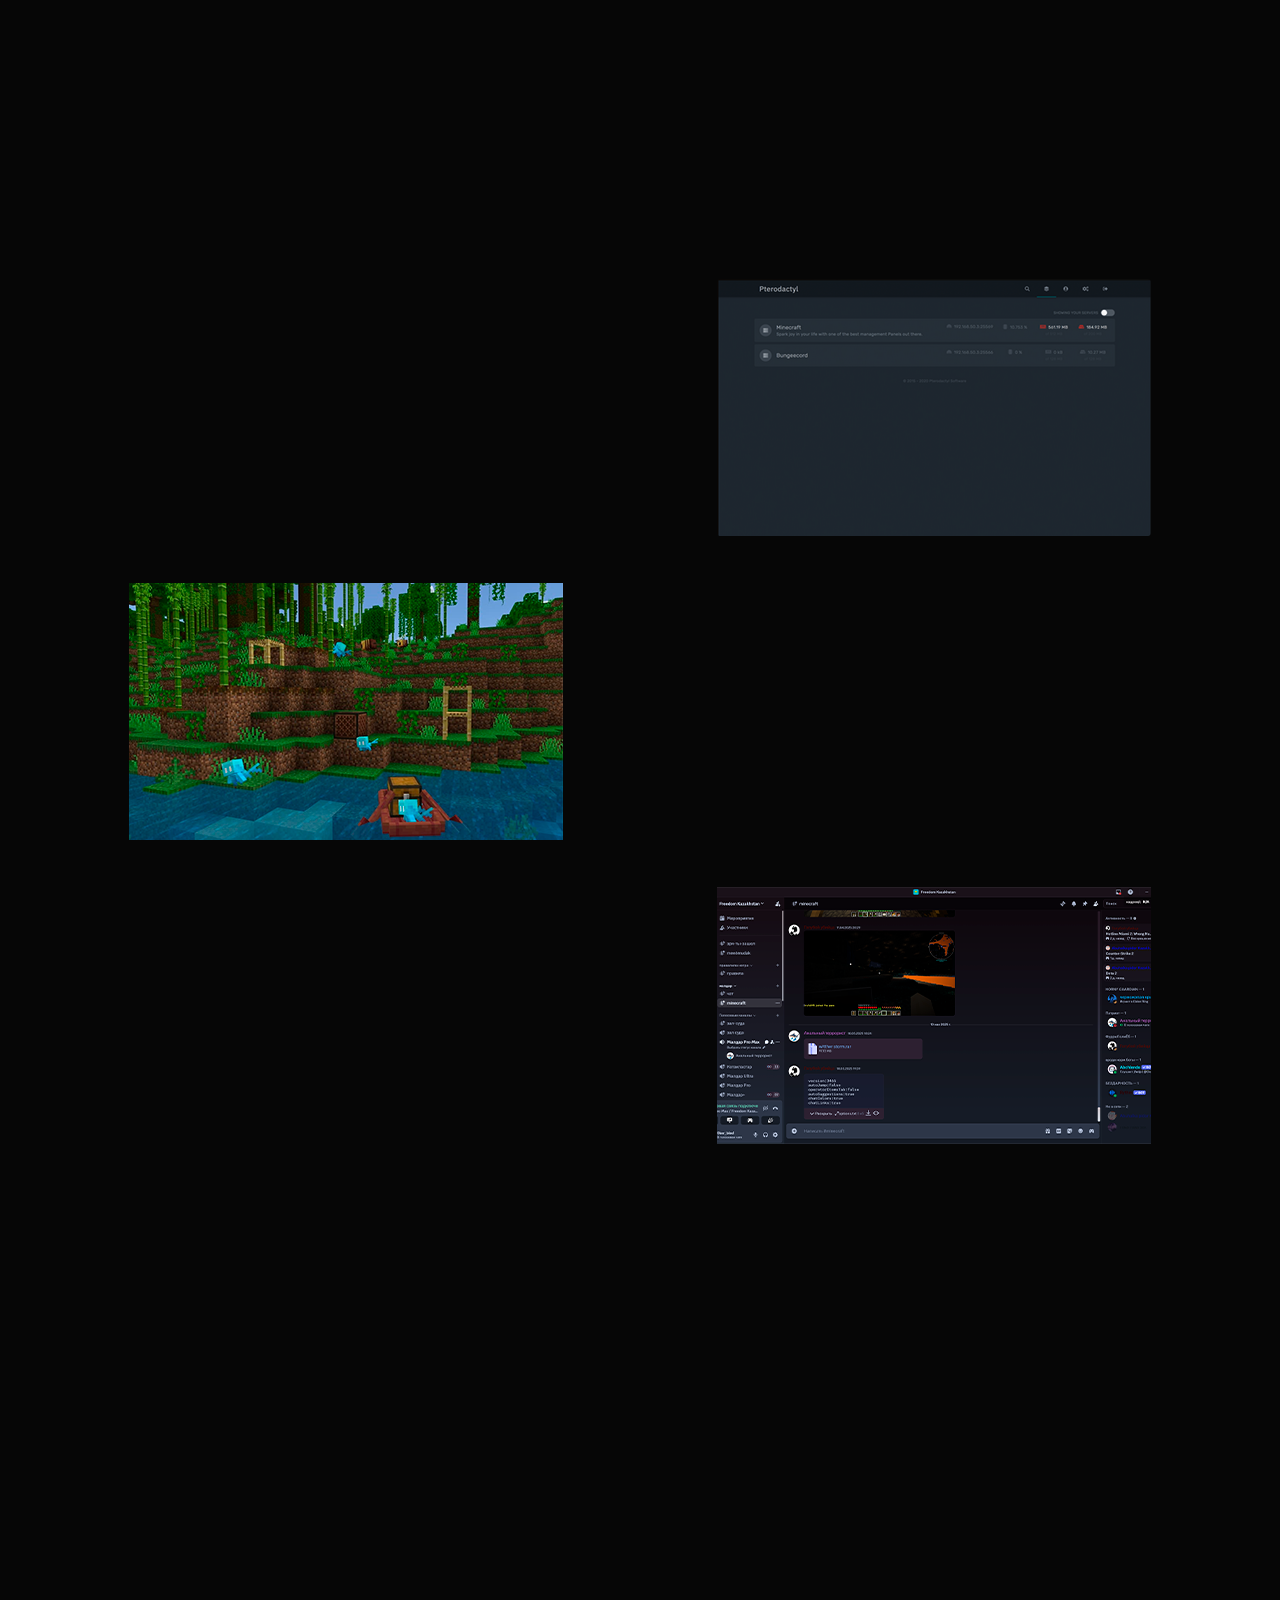
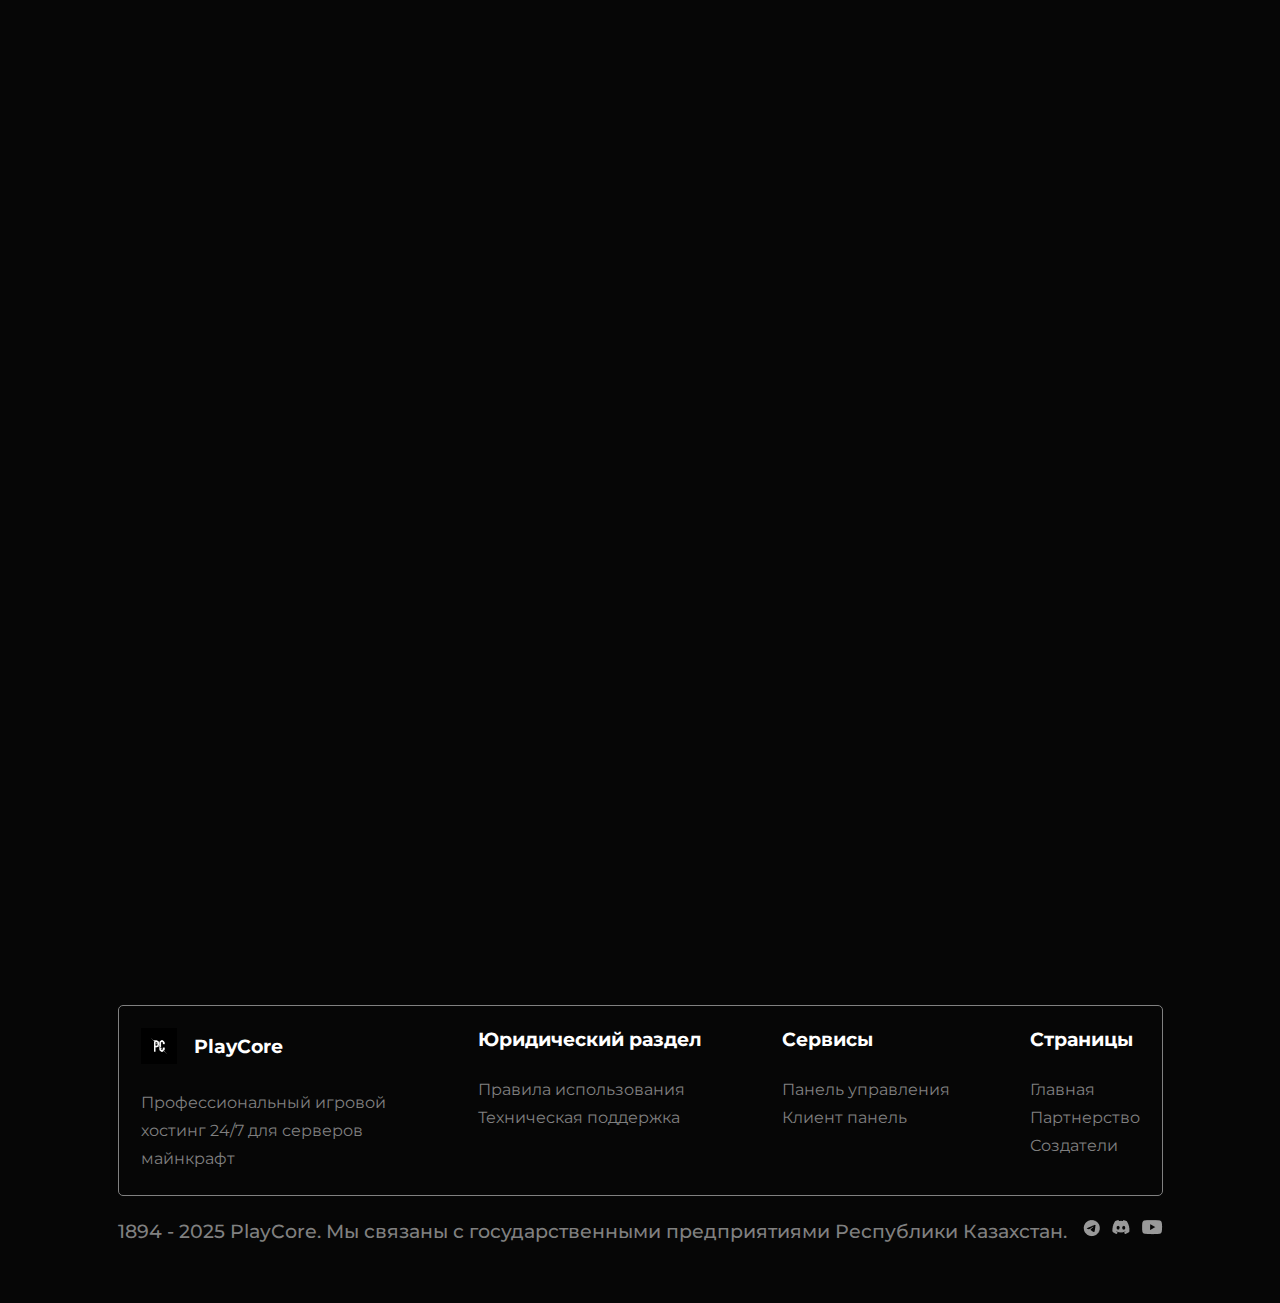
<file: ru/index.html>
<!DOCTYPE html>
<html lang="en">

<head>
    <meta charset="UTF-8">
    <meta name="viewport" content="width=device-width, initial-scale=1.0">
    <link rel="stylesheet" href="/src/css/home.css">
    <link rel="preconnect" href="https://fonts.googleapis.com">
    <link rel="preconnect" href="https://fonts.gstatic.com" crossorigin>
    <link
        href="https://fonts.googleapis.com/css2?family=Archivo+Black&family=Crimson+Text:ital,wght@0,400;0,600;0,700;1,400;1,600;1,700&family=Hind:wght@300;400;500;600;700&family=Lemonada:wght@300..700&family=Montserrat:ital,wght@0,100..900;1,100..900&family=Plus+Jakarta+Sans:ital,wght@0,200..800;1,200..800&family=Roboto:ital,wght@0,100;0,300;0,400;0,500;0,700;0,900;1,100;1,300;1,400;1,500;1,700;1,900&display=swap"
        rel="stylesheet">
    <link rel="stylesheet" href="/src/css/animate.css">
    <title>Главная</title>
    <link rel="icon" href="/images/logo/image.psd(1) 1 (1).png" draggable="false" type="image/png">
</head>

<body>
    <header class="header">
        <div class="header-class animation">
            <a class="logo" href="#">
                <div class="header-logo">
                    <img class="header-icon"
                        src="/images/logo/pc-logo-monogram-with-slash-style-design-template-free-vector.jpg"
                        draggable="false" alt="">
                    <p class="header-name">PlayCore</p>
                </div>
            </a>
            <div class="header-links">
                <a href="/ru/index.html">Главная</a>
                <a href="/ru/partnership.html">Партнерство</a>
                <a class="price" href="">Цены</a>
                <a class="reg" href="#">Зарегистрируйся</a>
                <div class="language">
                    <span class="language-current">RU</span>
                    <div class="language-list">
                        <a class="language-name" href="/en/">EN</a>
                        <a class="language-name" href="/kz/">KZ</a>
                    </div>
                </div>
            </div>
        </div>
    </header>
    <section class="hero">
        <div class="hero-content">
            <h1 class="wow fadeInRight hero-title" data-anim>Надежный бесплатный хостинг игровых серверов</h1>
            <p class="wow fadeInRight hero-description" data-anim>С большой скоростью сети и легкой панелью управления
            </p>
            <a class="wow fadeInRight hero-button" data-anim href="#">Зарегистрируйся →</a>
            <img class="hero-image" src="/images/home/Group 3.png" draggable="false" alt="">
        </div>
    </section>
    <section class="features">
        <h2 class="wow fadeInRight features-title" data-anim>Почему мы?</h2>
        <div class="features-list">
            <div class="wow fadeInRight feature" data-wow-delay="0.2s">
                <h3 class="feature-name">Удобно</h3>
                <p class="feature-description">Наши профессиональные панели управления, позволяет пользоваться нашим
                    сервисом в любое время и за
                    любым устройством.</p>
            </div>
            <div class="wow fadeInRight feature" data-wow-delay="0.4s">
                <h3 class="feature-name">Стабильно</h3>
                <p class="feature-description">Наше оборудование имеет безпрерывную поддержку , низкий пинг и отсутствие
                    лагов. А скорость работы
                    позволит установить
                    сервер за 25 секунд.</p>
            </div>
            <div class="wow fadeInRight feature" data-wow-delay="0.6s">
                <h3 class="feature-name">Безопасно</h3>
                <p class="feature-description">У нас установлен сертификат безопасности, все данные передаются в
                    зашифрованном виде.</p>
            </div>
        </div>
    </section>
    <section class="services">
        <div class="wow fadeInRight service-title" data-anim>
            <h2 class="service-support">Поддерживаемые сервисы</h2>
            <p class="service-plans">В будущем мы планируем пополнить этот список</p>
        </div>
        <div class="service-container">
            <div class="wow fadeInRight service">
                <img src="/images/home/image 3.png" alt="">
                <div class="service-info">
                    <h3 class="wow fadeInRight service-name">Node.js</h3>
                    <p class="service-description">Дискорд и телеграм боты</p>
                </div>
            </div>
            <div class="wow fadeInRight service">
                <img src="/images/home/image 4.png" alt="">
                <div class="service-info">
                    <h3 class="wow fadeInRight service-name">Minecraft</h3>
                    <p class="service-description">Vanilla Sponge Spigot Forge</p>
                </div>
            </div>
            <div class="wow fadeInRight service">
                <img src="/images/home/image 5.png" alt="">
                <div class="service-info">
                    <h3 class="wow fadeInRight service-name">Python</h3>
                    <p class="service-description">Дискорд боты сервера</p>
                </div>
            </div>
            <div class="wow fadeInRight service">
                <img src="/images/home/image 4.png" alt="">
                <div class="service-info">
                    <h3 class="wow fadeInRight service-name">Minecraft Bedrock</h3>
                    <p class="service-description">Vanilla Sponge Spigot Forge</p>
                </div>
            </div>
        </div>
    </section>
    <section class="block">
        <div class="block-info">
            <div class="block-content">
                <h2 class="wow fadeInRight block-name">Удобная панель управления</h2>
                <p class="wow fadeInRight block-description">Быстрая и легкая панель позволит использовать наш хостинг
                    без проблем. С
                    ней вы
                    в разы облегчите создание
                    вашего
                    сервера.</p>
                <a class="wow fadeInRight block-button" href="#">Перейти к панели</a>
            </div>
            <img class="block-image" src="/images/home/image 6.png" alt="">
        </div>
        <div class="block-info">
            <img class="block-image" src="/images/home/image 7.png" alt="">
            <div class="block-content">
                <h2 class="wow fadeInRight block-name">Система партнерства</h2>
                <p class="wow fadeInRight block-description">Если у вас есть аудитория в какой-то социальной сети,
                    которая интересуется
                    серверами хостинга, то вы можете смело подать
                    на партнёрство с нами. И получите за это большие призы</p>
                <a class="wow fadeInRight block-button" href="#">Узнать больше</a>
            </div>
        </div>
        <div class="block-info">
            <div class="block-content">
                <h2 class="wow fadeInRight block-name">Свое комьюнити</h2>
                <p class="wow fadeInRight block-description">На нашем сервере discord вы найдете розыгрыши призов и
                    подарков. А также
                    новости и частые обновления</p>
                <a class="wow fadeInRight block-button" href="#">Узнать больше</a>
            </div>
            <img class="block-image" src="/images/home/image 8.png" alt="">
        </div>
    </section>
    <section class="plans">
        <h2 class="wow fadeInRight plans-name">Наши тарифы</h2>
        <div class="plan-container">
            <div class="wow fadeInRight plan" data-wow-delay="0.2s">
                <h2 class="plan-name">Free</h2>
                <h2 class="plan-price">0</h2>
                <ul class="plan-spec">
                    <li class="plan-spec-item">1 сервер</li>
                    <li class="plan-spec-item">1 ГБ RAM</li>
                    <li class="plan-spec-item">1 ядро</li>
                    <li class="plan-spec-item">1 ГБ трафика</li>
                    <li class="plan-spec-item">Поддержка "да"</li>
                </ul>
                <a class="plan-button" href="#">Купить</a>
            </div>
            <div class="wow fadeInRight plan" data-wow-delay="0.4s">
                <h2 class="plan-name">Silver</h2>
                <h2 class="plan-price">50</h2>
                <ul class="plan-spec">
                    <li class="plan-spec-item">2 сервера</li>
                    <li class="plan-spec-item">16 ГБ RAM</li>
                    <li class="plan-spec-item">4 ядра</li>
                    <li class="plan-spec-item">300 ГБ трафика</li>
                    <li class="plan-spec-item">Поддержка 24/7</li>
                </ul>
                <a class="plan-button" href="#">Купить</a>
            </div>
            <div class="wow fadeInRight plan" data-wow-delay="0.6s">
                <h2 class="plan-name">Gold</h2>
                <h2 class="plan-price">150</h2>
                <ul class="plan-spec">
                    <li class="plan-spec-item">3 сервера</li>
                    <li class="plan-spec-item">48 ГБ RAM</li>
                    <li class="plan-spec-item">6 ядер</li>
                    <li class="plan-spec-item">1 ТБ трафика</li>
                    <li class="plan-spec-item">Поддержка 24/7</li>
                </ul>
                <a class="plan-button" href="#">Купить</a>
            </div>
            <div class="wow fadeInRight plan" data-wow-delay="0.8s">
                <h2 class="plan-name">Platinum
                </h2>
                <h2 class="plan-price">500</h2>
                <ul class="plan-spec">
                    <li class="plan-spec-item">10 серверов</li>
                    <li class="plan-spec-item">128 ГБ RAM</li>
                    <li class="plan-spec-item">32 ядра</li>
                    <li class="plan-spec-item">БЕЗЛИМИТНЫЙ трафик</li>
                    <li class="plan-spec-item">Поддержка 25/8</li>
                </ul>
                <a class="plan-button" href="#">Купить</a>
            </div>
        </div>
    </section>
    <section class="contact">
        <div class="contact-info">
            <h2 class="wow fadeInRight contact-name">Остались вопросы?</h2>
            <p class="wow fadeInRight contact-description">support@PlayCore.kz</p>
        </div>
        <form class="contact-form" action="#">
            <input class="wow fadeInRight contact-input" type="text" placeholder="Имя">
            <input class="wow fadeInRight contact-input" type="email" placeholder="Email">
            <textarea class="wow fadeInRight contact-textarea" placeholder="Сообщение"></textarea>
            <button class="wow fadeInRight contact-button" type="submit">Отправить</button>
        </form>
    </section>
    <section class="cta">
        <div class="cta-container">
            <h2 class="wow fadeInRight cta-name">Все еще ждешь?</h2>
            <a class="wow fadeInRight cta-button" href="#">Начни сейчас →</a>
        </div>
    </section>
    <footer>
        <div class="footer-wrapper">
            <div class="footer-class">
                <div class="faq">
                    <div class="footer-name">
                        <a class="footer-logo" href="#">
                            <img class="footer-image"
                                src="/images/logo/pc-logo-monogram-with-slash-style-design-template-free-vector.jpg"
                                alt="">
                            <h3>PlayCore</h3>
                        </a>
                    </div>
                    <p class="footer-description">Профессиональный игровой хостинг 24/7 для серверов майнкрафт</p>
                </div>
                <div class="faq">
                    <div class="footer-name">
                        <h3>Юридический раздел</h3>
                    </div>

                    <a href="#" class="footer-description">Правила использования</a>
                    <a href="#" class="footer-description">Техническая поддержка</a>
                </div>
                <div class="faq">
                    <div class="footer-name">
                        <h3>Сервисы</h3>
                    </div>

                    <a href="#" class="footer-description">Панель управления</a>
                    <a href="#" class="footer-description">Клиент панель</a>
                </div>
                <div class="faq">
                    <div class="footer-name">
                        <h3>Страницы</h3>
                    </div>

                    <a href="#" class="footer-description">Главная</a>
                    <a href="#" class="footer-description">Партнерство</a>
                    <a href="#" class="footer-description">Создатели</a>
                </div>
            </div>
            <div class="info">
                <h3>1894 - 2025 PlayCore. Мы связаны с государственными предприятиями Республики Казахстан.</h3>
                <div class="links">
                    <a href="#"><img src="/images/home/Vector.png" alt=""></a>
                    <a href="#"><img src="/images/home/Vector 2.png" alt=""></a>
                    <a href="#"><img src="/images/home/Vector 3.png" alt=""></a>
                </div>
            </div>
        </div>
    </footer>
    <script src="/src/js/script.js"></script>
    <script src="/src/js/wow.min.js"></script>
    <script>
        new WOW().init();
    </script>
</body>

</html>
</file>
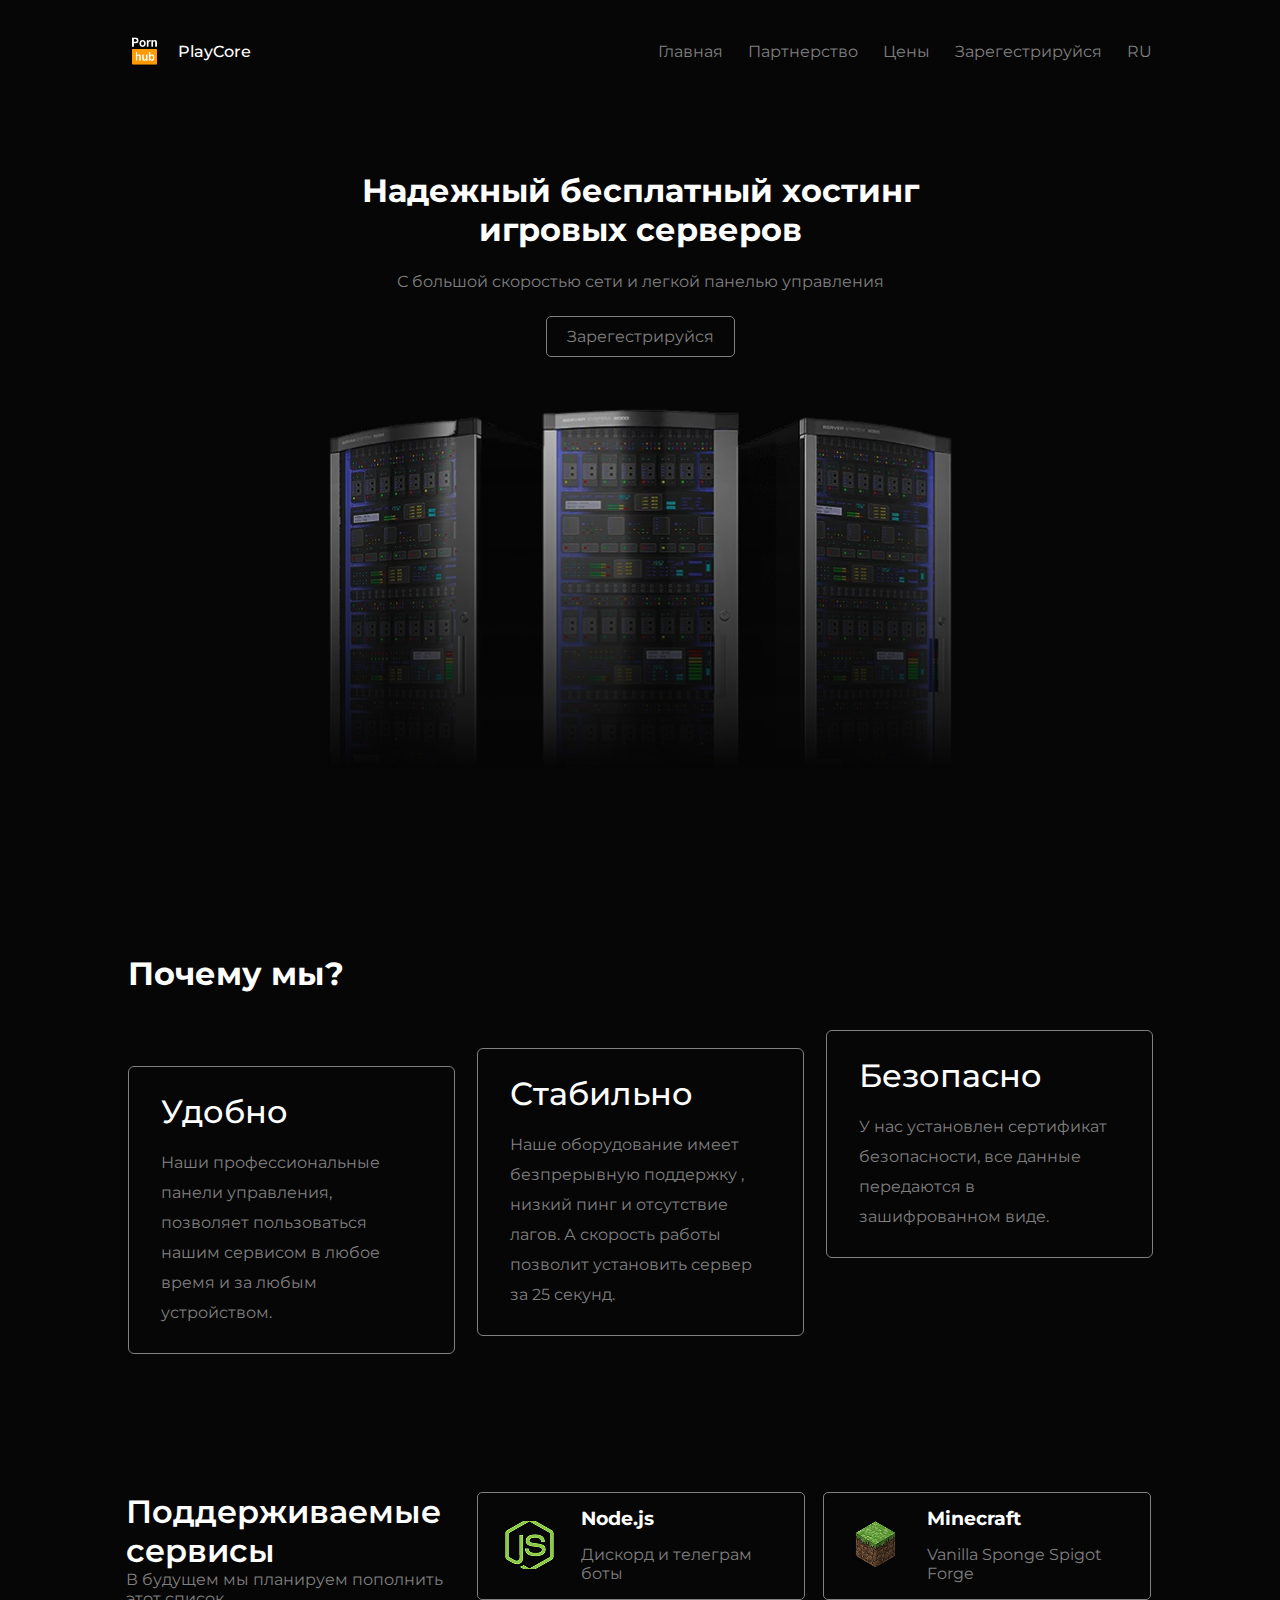
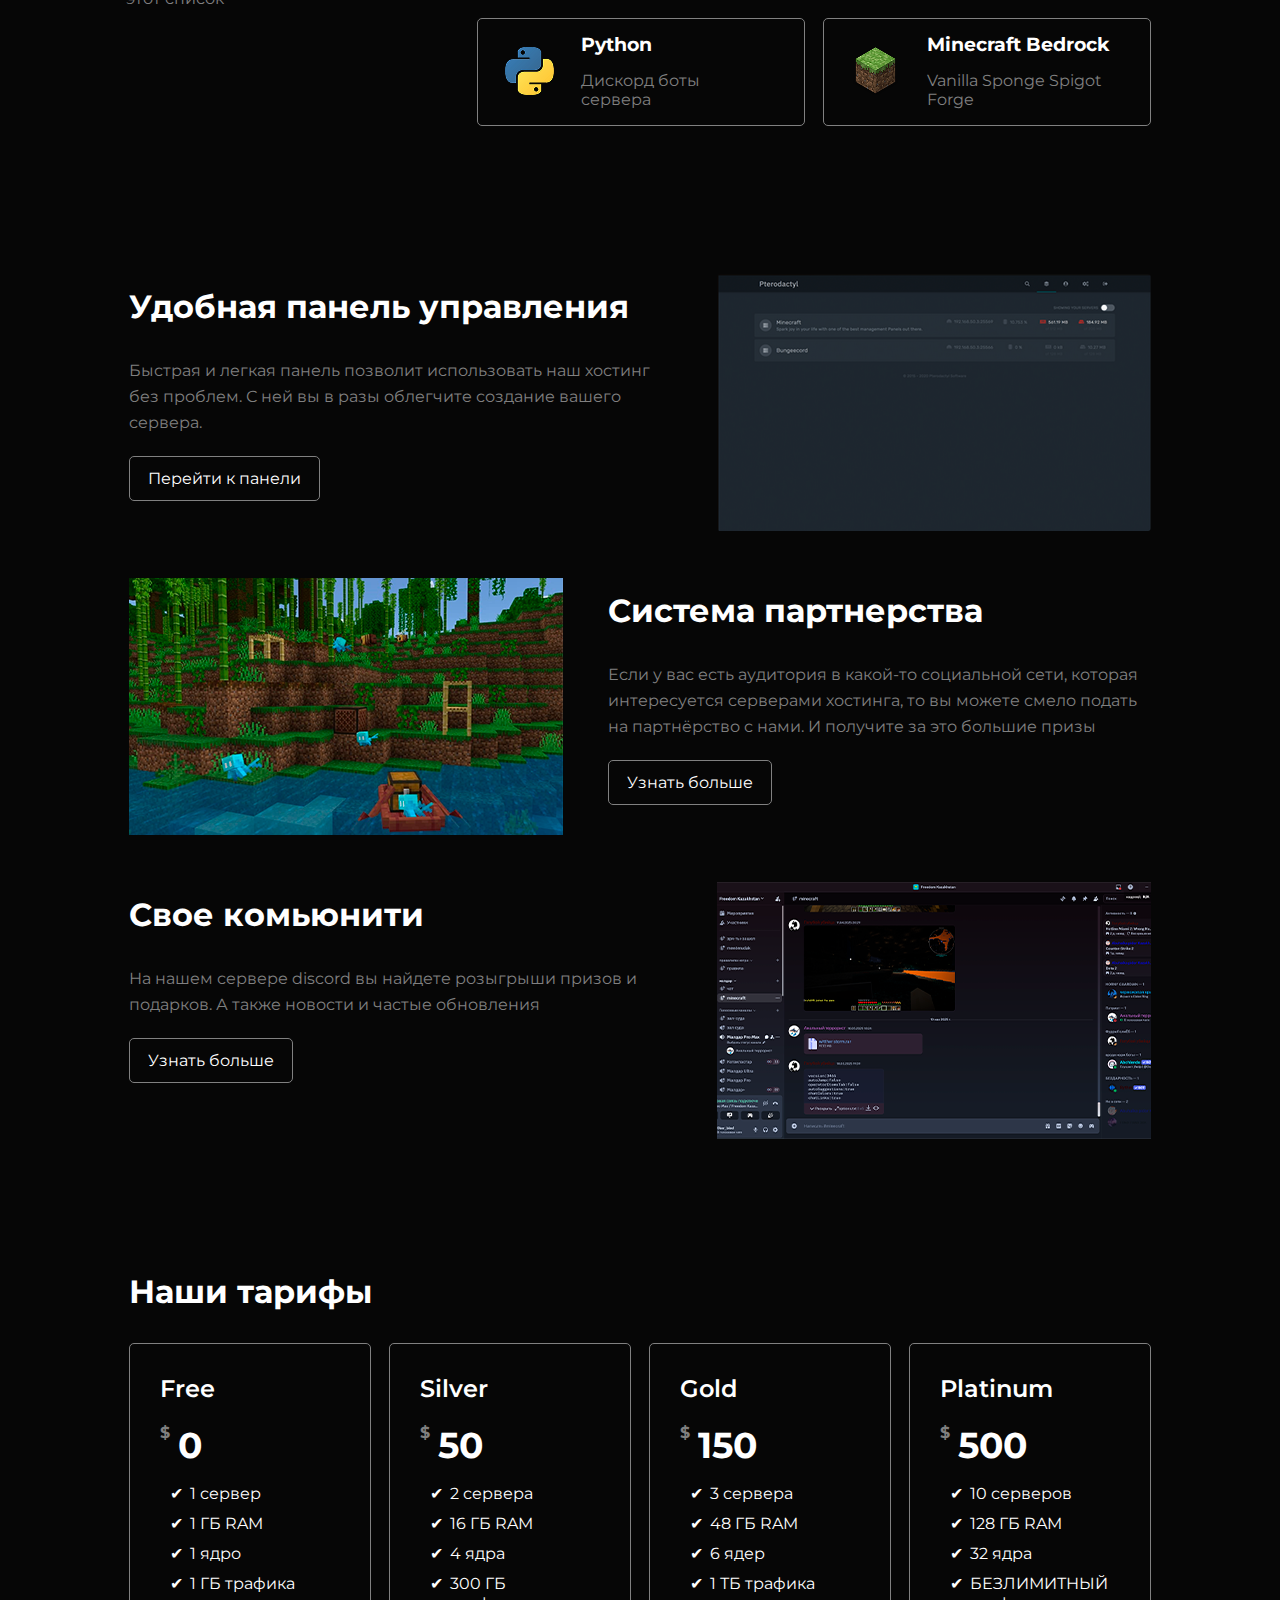
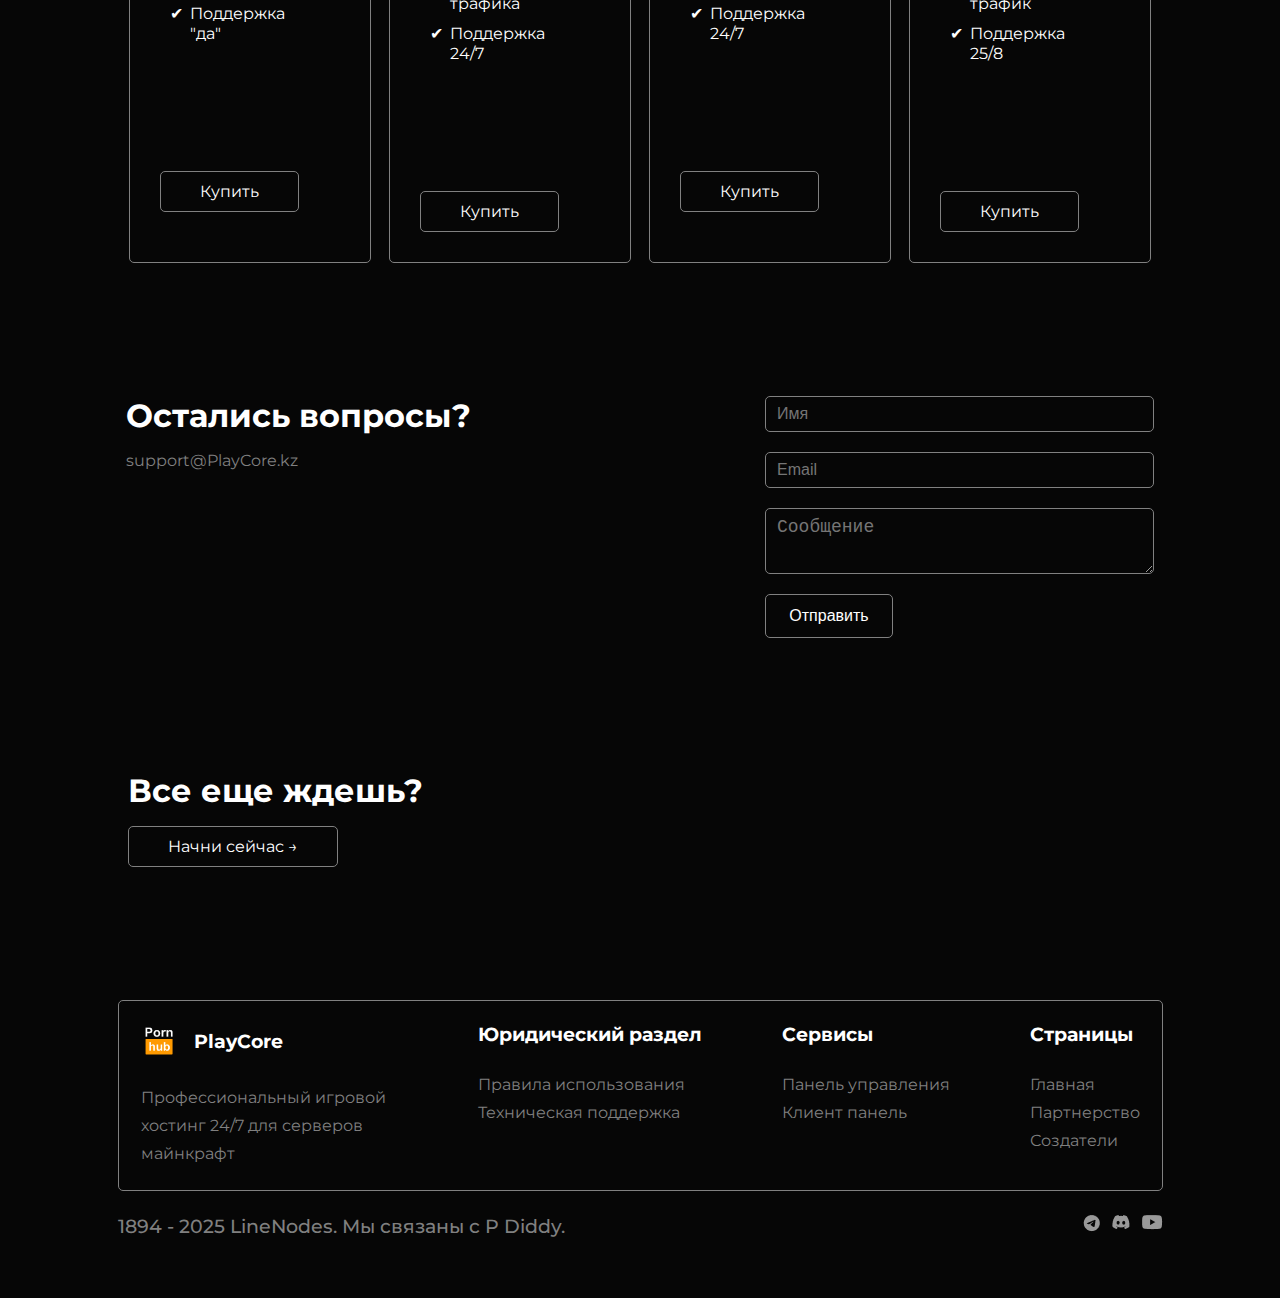
<file: home.html>
<!DOCTYPE html>
<html lang="en">

<head>
    <meta charset="UTF-8">
    <meta name="viewport" content="width=device-width, initial-scale=1.0">
    <link rel="stylesheet" href="/src/css/home.css">
    <link rel="preconnect" href="https://fonts.googleapis.com">
    <link rel="preconnect" href="https://fonts.gstatic.com" crossorigin>
    <link
        href="https://fonts.googleapis.com/css2?family=Archivo+Black&family=Crimson+Text:ital,wght@0,400;0,600;0,700;1,400;1,600;1,700&family=Hind:wght@300;400;500;600;700&family=Lemonada:wght@300..700&family=Montserrat:ital,wght@0,100..900;1,100..900&family=Plus+Jakarta+Sans:ital,wght@0,200..800;1,200..800&family=Roboto:ital,wght@0,100;0,300;0,400;0,500;0,700;0,900;1,100;1,300;1,400;1,500;1,700;1,900&display=swap"
        rel="stylesheet">
    <title>PlayCore</title>
    <link rel="icon" href="/images/logo/pornhub-icon.png" draggable="false" type="image/png">
</head>

<body>
    <header>
        <div class="header-class animation">
            <a class="logo" href="#">
                <div class="header-logo">
                    <img class="header-icon" src="/images/logo/pornhub.jpg" draggable="false" alt="">
                    <p class="header-name">PlayCore</p>
                </div>
            </a>
            <div class="header-links">
                <a href="#">Главная</a>
                <a href="partnership.html">Партнерство</a>
                <a href="#">Цены</a>
                <a href="#">Зарегестрируйся</a>
                <a href="#">RU</a>
            </div>
        </div>
    </header>
    <section class="hero">
        <div class="hero-content">
            <h1 class="hero-title animation" data-anim>Надежный бесплатный хостинг игровых серверов</h1>
            <p class="hero-description animation" data-anim>С большой скоростью сети и легкой панелью управления</p>
            <a class="hero-button animation" data-anim href="#">Зарегестрируйся</a>
            <img class="hero-image" src="/images/home/Group 3.png" draggable="false" alt="">
        </div>
    </section>
    <section class="features">
        <h2 class="features-title animation" data-anim>Почему мы?</h2>
        <div class="features-list">
            <div class="feature animation">
                <h3 class="feature-name">Удобно</h3>
                <p class="feature-description">Наши профессиональные панели управления, позволяет пользоваться нашим
                    сервисом в любое время и за
                    любым устройством.</p>
            </div>
            <div class="feature animation" data-anim>
                <h3 class="feature-name">Стабильно</h3>
                <p class="feature-description">Наше оборудование имеет безпрерывную поддержку , низкий пинг и отсутствие
                    лагов. А скорость работы
                    позволит установить
                    сервер за 25 секунд.</p>
            </div>
            <div class="feature animation" data-anim>
                <h3 class="feature-name">Безопасно</h3>
                <p class="feature-description">У нас установлен сертификат безопасности, все данные передаются в
                    зашифрованном виде.</p>
            </div>
        </div>
    </section>
    <section class="services">
        <div class="service-title animation" data-anim>
            <h2 class="service-support">Поддерживаемые сервисы</h2>
            <p class="service-plans">В будущем мы планируем пополнить этот список</p>
        </div>
        <div class="service-container">
            <div class="service">
                <img src="/images/home/image 3.png" alt="">
                <div class="service-info">
                    <h3 class="service-name animation">Node.js</h3>
                    <p class="service-description">Дискорд и телеграм боты</p>
                </div>
            </div>
            <div class="service">
                <img src="/images/home/image 4.png" alt="">
                <div class="service-info">
                    <h3 class="service-name animation">Minecraft</h3>
                    <p class="service-description">Vanilla Sponge Spigot Forge</p>
                </div>
            </div>
            <div class="service">
                <img src="/images/home/image 5.png" alt="">
                <div class="service-info">
                    <h3 class="service-name animation">Python</h3>
                    <p class="service-description">Дискорд боты сервера</p>
                </div>
            </div>
            <div class="service">
                <img src="/images/home/image 4.png" alt="">
                <div class="service-info">
                    <h3 class="service-name animation">Minecraft Bedrock</h3>
                    <p class="service-description">Vanilla Sponge Spigot Forge</p>
                </div>
            </div>
        </div>
    </section>
    <section class="block">
        <div class="block-info">
            <div class="block-content">
                <h2 class="block-name">Удобная панель управления</h2>
                <p class="block-description">Быстрая и легкая панель позволит использовать наш хостинг без проблем. С
                    ней вы
                    в разы облегчите создание
                    вашего
                    сервера.</p>
                <a class="block-button" href="#">Перейти к панели</a>
            </div>
            <img class="block-image" src="/images/home/image 6.png" alt="">
        </div>
        <div class="block-info">
            <img class="block-image" src="/images/home/image 7.png" alt="">
            <div class="block-content">
                <h2 class="block-name">Система партнерства</h2>
                <p class="block-description">Если у вас есть аудитория в какой-то социальной сети, которая интересуется
                    серверами хостинга, то вы можете смело подать
                    на партнёрство с нами. И получите за это большие призы</p>
                <a class="block-button" href="#">Узнать больше</a>
            </div>
        </div>
        <div class="block-info">
            <div class="block-content">
                <h2 class="block-name">Свое комьюнити</h2>
                <p class="block-description">На нашем сервере discord вы найдете розыгрыши призов и подарков. А также
                    новости и частые обновления</p>
                <a class="block-button" href="#">Узнать больше</a>
            </div>
            <img class="block-image" src="/images/home/image 8.png" alt="">
        </div>
    </section>
    <section class="plans">
        <h2 class="plans-name">Наши тарифы</h2>
        <div class="plan-container">
            <div class="plan">
                <h2 class="plan-name">Free</h2>
                <h2 class="plan-price">0</h2>
                <ul class="plan-spec">
                    <li class="plan-spec-item">1 сервер</li>
                    <li class="plan-spec-item">1 ГБ RAM</li>
                    <li class="plan-spec-item">1 ядро</li>
                    <li class="plan-spec-item">1 ГБ трафика</li>
                    <li class="plan-spec-item">Поддержка "да"</li>
                </ul>
                <a class="plan-button" href="#">Купить</a>
            </div>
            <div class="plan">
                <h2 class="plan-name">Silver</h2>
                <h2 class="plan-price">50</h2>
                <ul class="plan-spec">
                    <li class="plan-spec-item">2 сервера</li>
                    <li class="plan-spec-item">16 ГБ RAM</li>
                    <li class="plan-spec-item">4 ядра</li>
                    <li class="plan-spec-item">300 ГБ трафика</li>
                    <li class="plan-spec-item">Поддержка 24/7</li>
                </ul>
                <a class="plan-button" href="#">Купить</a>
            </div>
            <div class="plan">
                <h2 class="plan-name">Gold</h2>
                <h2 class="plan-price">150</h2>
                <ul class="plan-spec">
                    <li class="plan-spec-item">3 сервера</li>
                    <li class="plan-spec-item">48 ГБ RAM</li>
                    <li class="plan-spec-item">6 ядер</li>
                    <li class="plan-spec-item">1 ТБ трафика</li>
                    <li class="plan-spec-item">Поддержка 24/7</li>
                </ul>
                <a class="plan-button" href="#">Купить</a>
            </div>
            <div class="plan">
                <h2 class="plan-name">Platinum
                </h2>
                <h2 class="plan-price">500</h2>
                <ul class="plan-spec">
                    <li class="plan-spec-item">10 серверов</li>
                    <li class="plan-spec-item">128 ГБ RAM</li>
                    <li class="plan-spec-item">32 ядра</li>
                    <li class="plan-spec-item">БЕЗЛИМИТНЫЙ трафик</li>
                    <li class="plan-spec-item">Поддержка 25/8</li>
                </ul>
                <a class="plan-button" href="#">Купить</a>
            </div>
        </div>
    </section>
    <section class="contact">
        <div class="contact-info">
            <h2 class="contact-name">Остались вопросы?</h2>
            <p class="contact-description">support@PlayCore.kz</p>
        </div>
        <form class="contact-form" action="#">
            <input class="contact-input" type="text" placeholder="Имя">
            <input class="contact-input" type="email" placeholder="Email">
            <textarea class="contact-textarea" placeholder="Сообщение"></textarea>
            <button class="contact-button" type="submit">Отправить</button>
        </form>
    </section>
    <section class="cta">
        <div class="cta-container">
            <h2 class="cta-name">Все еще ждешь?</h2>
            <a class="cta-button" href="#">Начни сейчас →</a>
        </div>
    </section>
    <footer>
        <div class="footer-wrapper">
            <div class="footer-class">
                <div class="faq">
                    <div class="footer-name">
                        <a class="footer-logo" href="#">
                            <img class="footer-image" src="/images/logo/pornhub.jpg" alt="">
                            <h3>PlayCore</h3>
                        </a>
                    </div>
                    <p class="footer-description">Профессиональный игровой хостинг 24/7 для серверов майнкрафт</p>
                </div>
                <div class="faq">
                    <div class="footer-name">
                        <h3>Юридический раздел</h3>
                    </div>

                    <a href="#" class="footer-description">Правила использования</a>
                    <a href="#" class="footer-description">Техническая поддержка</a>
                </div>
                <div class="faq">
                    <div class="footer-name">
                        <h3>Сервисы</h3>
                    </div>

                    <a href="#" class="footer-description">Панель управления</a>
                    <a href="#" class="footer-description">Клиент панель</a>
                </div>
                <div class="faq">
                    <div class="footer-name">
                        <h3>Страницы</h3>
                    </div>

                    <a href="#" class="footer-description">Главная</a>
                    <a href="#" class="footer-description">Партнерство</a>
                    <a href="#" class="footer-description">Создатели</a>
                </div>
            </div>
            <div class="info">
                <h3>1894 - 2025 LineNodes. Мы связаны с P Diddy.</h3>
                <div class="links">
                    <a href="#"><img src="/images/home/Vector.png" alt=""></a>
                    <a href="#"><img src="/images/home/Vector 2.png" alt=""></a>
                    <a href="#"><img src="/images/home/Vector 3.png" alt=""></a>
                </div>
            </div>
        </div>
    </footer>
    <script src="/src/js/script.js"></script>
</body>

</html>
</file>
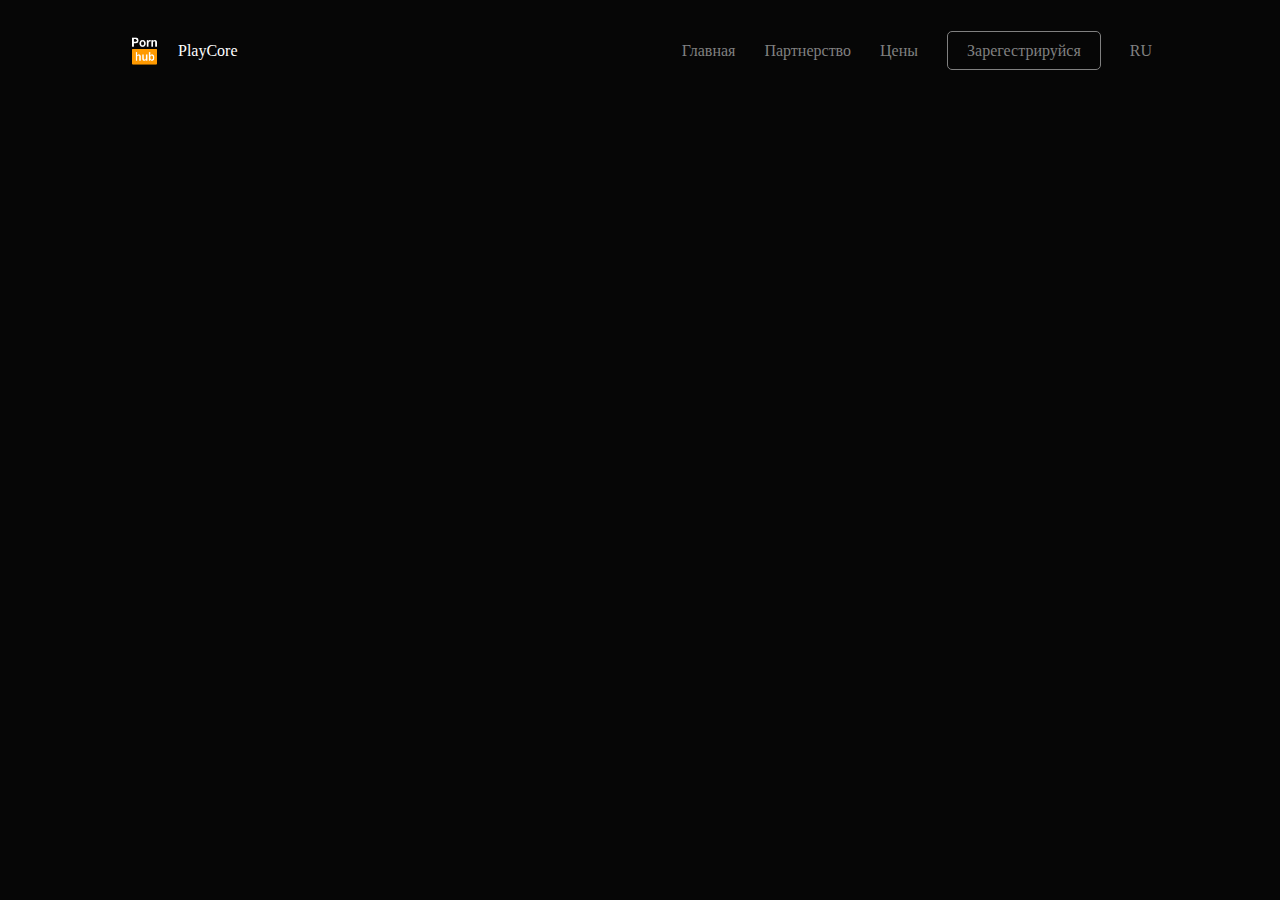
<file: partnership.html>
<!DOCTYPE html>
<html lang="en">

<head>
    <meta charset="UTF-8">
    <meta name="viewport" content="width=device-width, initial-scale=1.0">
    <link rel="stylesheet" href="/src/css/partnershipo.css">
    <link rel="icon" href="/images/logo/pornhub-icon.png" draggable="false" type="image/png">
    <title>Партнерство</title>
</head>

<body>
    <header>
        <div class="header-class animation">
            <a class="logo" href="#">
                <div class="header-logo">
                    <img class="header-icon" src="/images/logo/pornhub.jpg" draggable="false" alt="">
                    <p class="header-name">PlayCore</p>
                </div>
            </a>
            <div class="header-links">
                <a href="/src/html/home.html">Главная</a>
                <a href="#">Партнерство</a>
                <a href="#">Цены</a>
                <a href="#">Зарегестрируйся</a>
                <a href="#">RU</a>
            </div>
        </div>
    </header>
    <section class="requirement"></section>
</body>

</html>
</file>
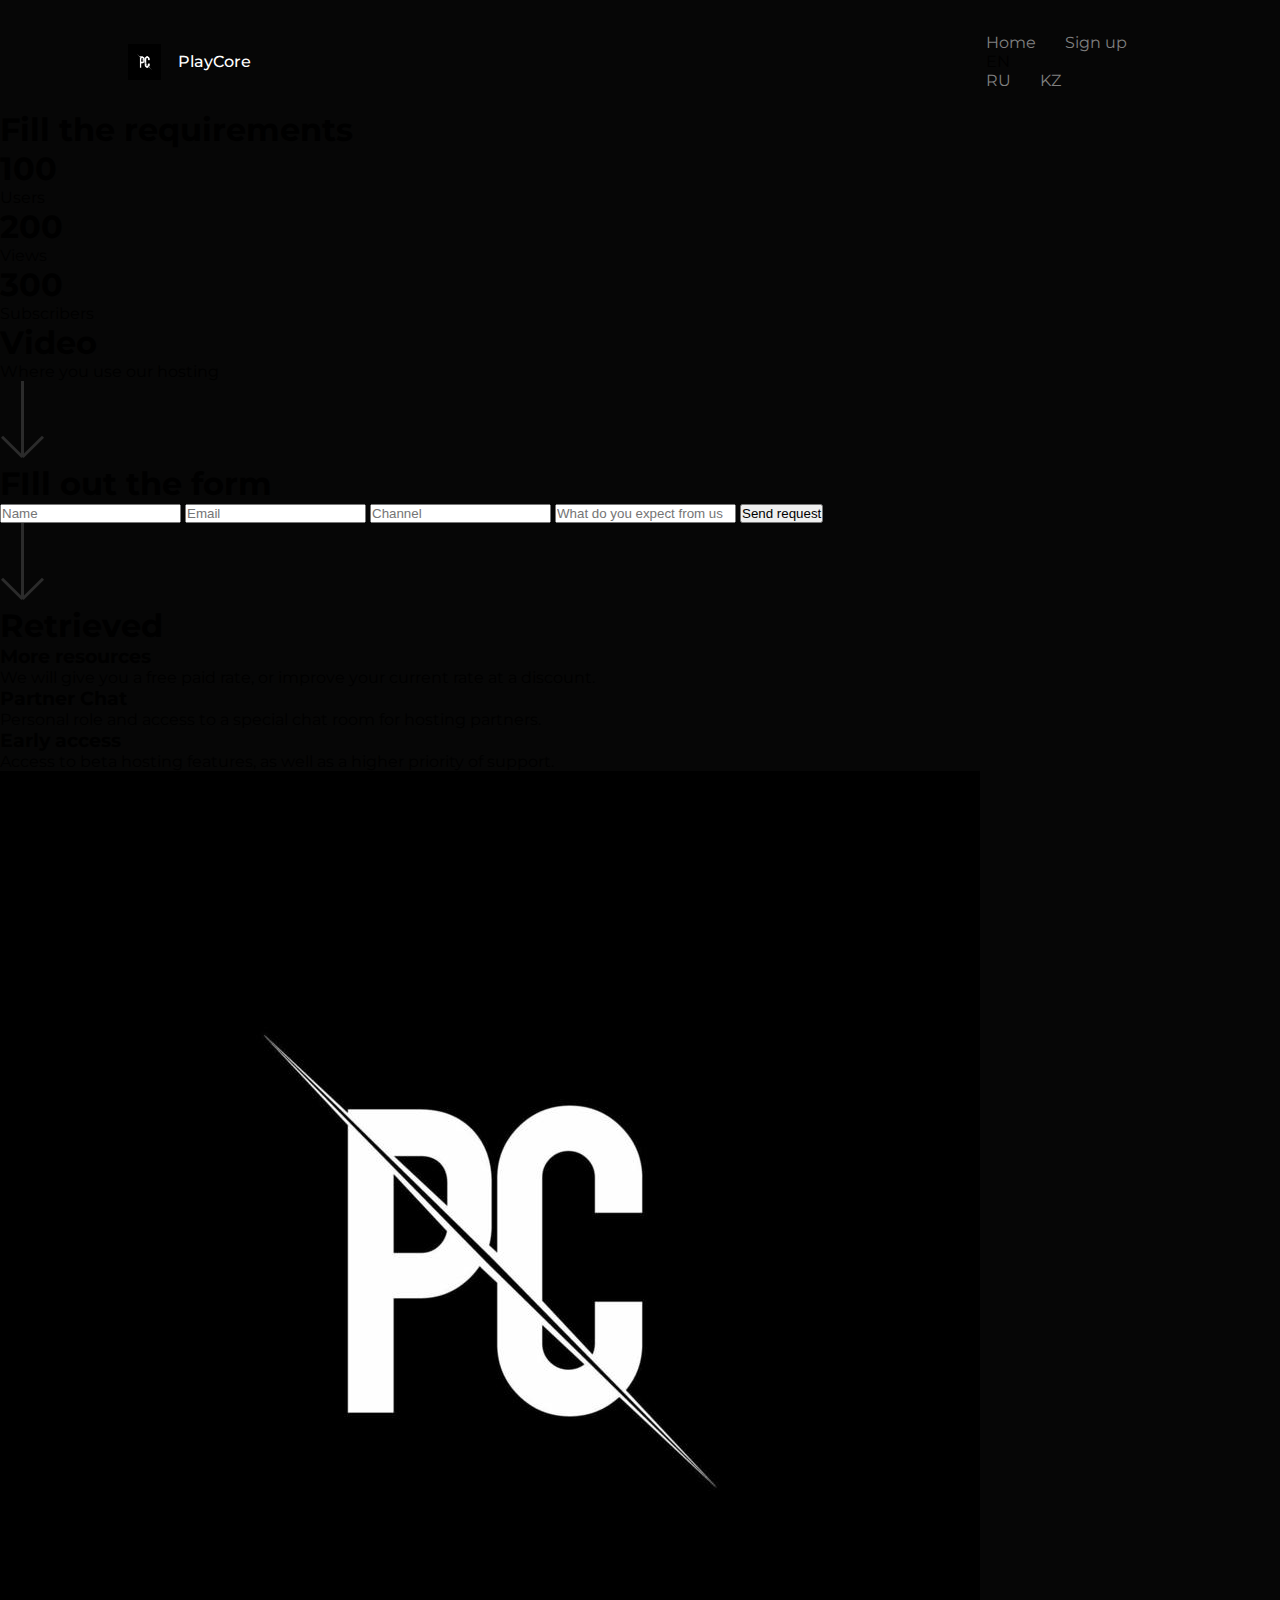
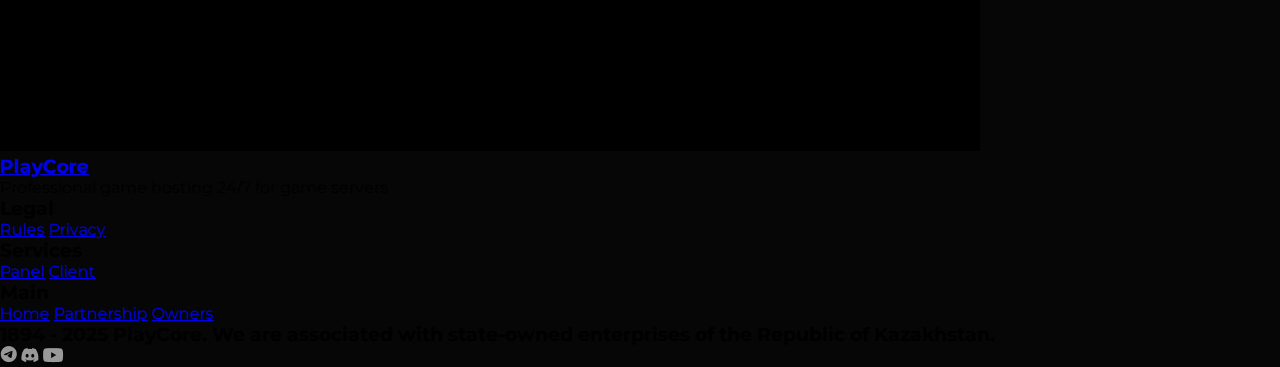
<file: en/partnership.html>
<!DOCTYPE html>
<html lang="en">

<head>
    <meta charset="UTF-8">
    <meta name="viewport" content="width=device-width, initial-scale=1.0">
    <link rel="stylesheet" href="/src/css/partnershipo.css">
    <link rel="stylesheet" href="/src/css/animate.css">
    <link rel="preconnect" href="https://fonts.googleapis.com">
    <link rel="preconnect" href="https://fonts.gstatic.com" crossorigin>
    <link
        href="https://fonts.googleapis.com/css2?family=Archivo+Black&family=Crimson+Text:ital,wght@0,400;0,600;0,700;1,400;1,600;1,700&family=Hind:wght@300;400;500;600;700&family=Lemonada:wght@300..700&family=Montserrat:ital,wght@0,100..900;1,100..900&family=Plus+Jakarta+Sans:ital,wght@0,200..800;1,200..800&family=Roboto:ital,wght@0,100;0,300;0,400;0,500;0,700;0,900;1,100;1,300;1,400;1,500;1,700;1,900&display=swap"
        rel="stylesheet">
    <link rel="icon" href="/images/logo/image.psd(1) 1 (1).png" draggable="false" type="image/png">
    <title>Partnership</title>
</head>

<body>
    <header class="header">
        <div class="header-class animation">
            <a class="logo" href="#">
                <div class="header-logo">
                    <img class="header-icon"
                        src="/images/logo/pc-logo-monogram-with-slash-style-design-template-free-vector.jpg"
                        draggable="false" alt="">
                    <p class="header-name">PlayCore</p>
                </div>
            </a>
            <div class="header-links">
                <a href="/en/index.html">Home</a>
                <a class="reg" href="#">Sign up</a>
                <div class="language">
                    <span class="language-current">EN</span>
                    <div class="language-list">
                        <a class="language-name" href="/ru/">RU</a>
                        <a class="language-name" href="/kz/">KZ</a>
                    </div>
                </div>
            </div>

        </div>
    </header>
    <section class="requirement">
        <h1 class="solve-req">Fill the requirements</h1>
        <div class="req-info">
            <div class="wow fadeInRight req-container">
                <h1 class="wow fadeInRight req-name">100</h1>
                <p class="wow fadeInRight req-description">Users</p>
            </div>
            <div class="wow fadeInRight req-container">
                <h1 class="wow fadeInRight req-name">200</h1>
                <p class="wow fadeInRight req-description">Views</p>
            </div>
            <div class="wow fadeInRight req-container">
                <h1 class="wow fadeInRight req-name">300</h1>
                <p class="wow fadeInRight req-description">Subscribers</p>
            </div>
            <div class="wow fadeInRight req-container">
                <h1 class="wow fadeInRight req-name">Video</h1>
                <p class="wow fadeInRight req-description">Where you use our hosting</p>
            </div>
        </div>
    </section>
    <div class="arrow-container">
        <img src="/images/partnership/Vector 4.svg" alt="">
    </div>
    <section class="form">
        <form class="send-form" action="#">
            <h1 class="wow fadeInRight">FIll out the form</h1>
            <input class="wow fadeInRight" type="text" placeholder="Name">
            <input class="wow fadeInRight" type="email" placeholder="Email">
            <input class="wow fadeInRight" type="text" placeholder="Channel">
            <input class="wow fadeInRight" type="text" placeholder="What do you expect from us">
            <button class="wow fadeInRight">Send request</button>
        </form>
    </section>
    <div class="arrow-container">
        <img src="/images/partnership/Vector 4.svg" alt="">
    </div>
    <section class="info">
        <div class="main-info">
            <h1 class="wow fadeInRight">Retrieved</h1>
            <div class="test">
                <div class="wow fadeInRight info-container">
                    <h3 class="wow fadeInRight info-name">More resources</h3>
                    <p class="wow fadeInRight info-description">We will give you a free paid rate, or improve your
                        current rate at a discount.
                    </p>
                </div>
                <div class="wow fadeInRight info-container">
                    <h3 class="wow fadeInRight info-name">Partner Chat</h3>
                    <p class="wow fadeInRight info-description">Personal role and access to a special chat room for
                        hosting partners.
                    </p>
                </div>
                <div class="wow fadeInRight info-container">
                    <h3 class="wow fadeInRight info-name">Early access</h3>
                    <p class="wow fadeInRight info-description">Access to beta hosting features, as well as a higher
                        priority of support.
                    </p>
                </div>
            </div>
        </div>
    </section>
    <footer>
        <div class="footer-wrapper">
            <div class="footer-class">
                <div class="faq">
                    <div class="footer-name">
                        <a class="footer-logo" href="#">
                            <img class="footer-image"
                                src="/images/logo/pc-logo-monogram-with-slash-style-design-template-free-vector.jpg"
                                alt="">
                            <h3>PlayCore</h3>
                        </a>
                    </div>
                    <p class="footer-description">Professional game hosting 24/7 for game servers</p>
                </div>
                <div class="faq">
                    <div class="footer-name">
                        <h3>Legal</h3>
                    </div>

                    <a href="#" class="footer-description">Rules</a>
                    <a href="#" class="footer-description">Privacy</a>
                </div>
                <div class="faq">
                    <div class="footer-name">
                        <h3>Services</h3>
                    </div>

                    <a href="#" class="footer-description">Panel</a>
                    <a href="#" class="footer-description">Client</a>
                </div>
                <div class="faq">
                    <div class="footer-name">
                        <h3>Main</h3>
                    </div>

                    <a href="#" class="footer-description">Home</a>
                    <a href="#" class="footer-description">Partnership</a>
                    <a href="#" class="footer-description">Owners</a>
                </div>
            </div>
            <div class="info-footer">
                <h3>1894 - 2025 PlayCore. We are associated with state-owned enterprises of the Republic of Kazakhstan.
                </h3>
                <div class="links">
                    <a href="#"><img src="/images/home/Vector.png" alt=""></a>
                    <a href="#"><img src="/images/home/Vector 2.png" alt=""></a>
                    <a href="#"><img src="/images/home/Vector 3.png" alt=""></a>
                </div>
            </div>
        </div>
    </footer>
    <script src="/src/js/wow.min.js"></script>
    <script>
        new WOW().init();
    </script>
</body>

</html>
</file>
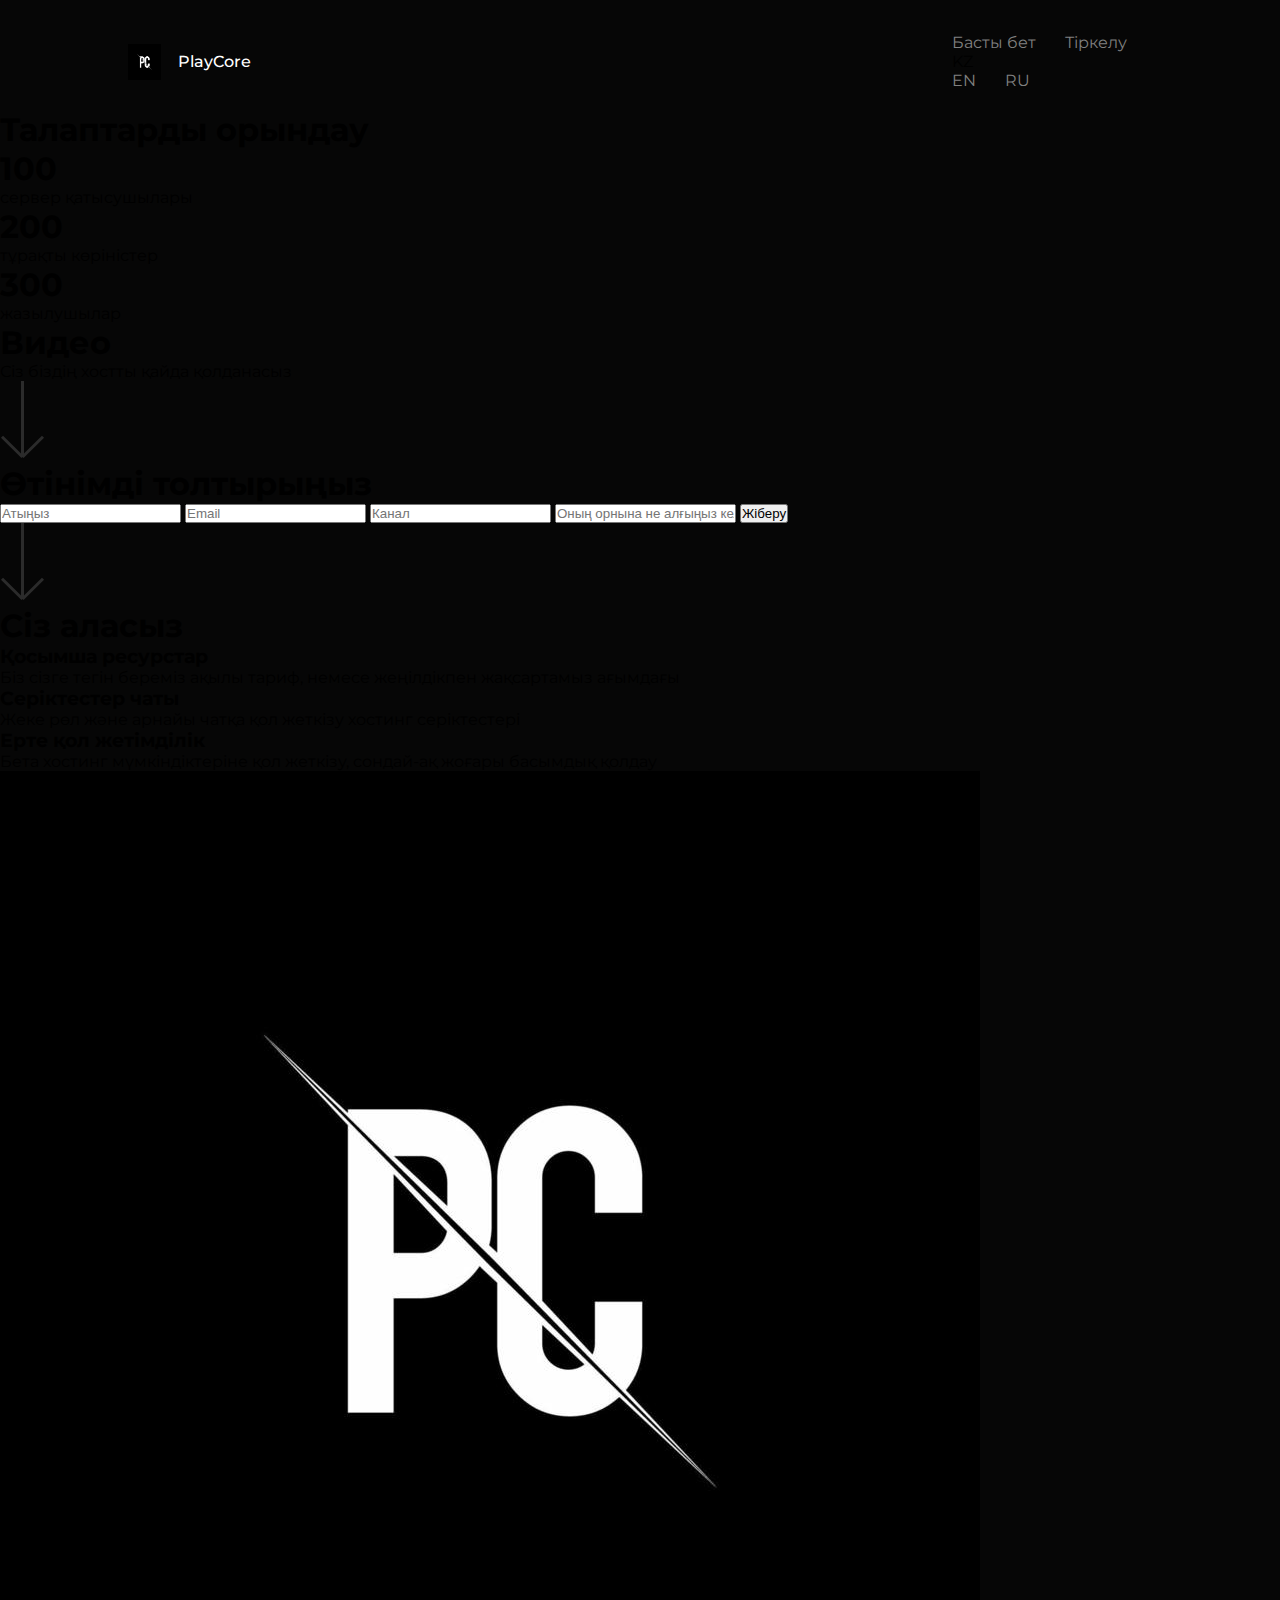
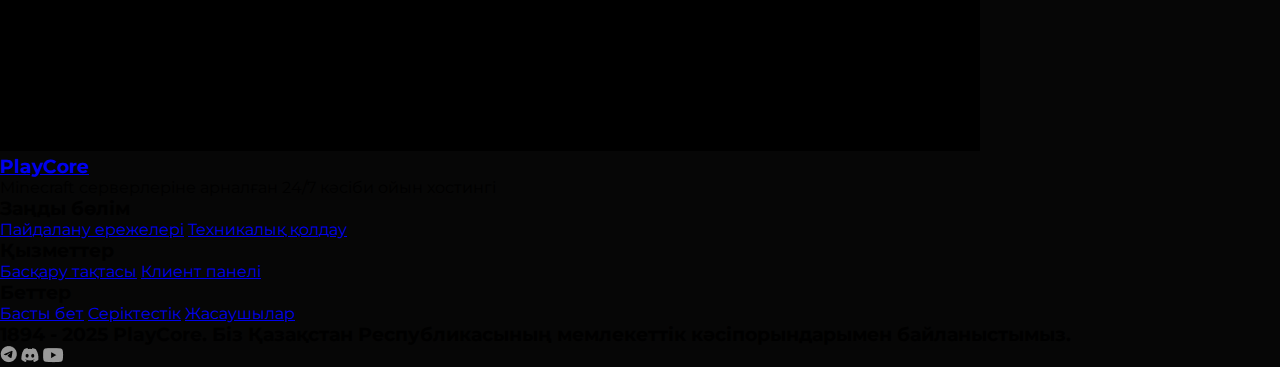
<file: kz/partnership.html>
<!DOCTYPE html>
<html lang="en">

<head>
    <meta charset="UTF-8">
    <meta name="viewport" content="width=device-width, initial-scale=1.0">
    <link rel="stylesheet" href="/src/css/partnershipo.css">
    <link rel="stylesheet" href="/src/css/animate.css">
    <link rel="preconnect" href="https://fonts.googleapis.com">
    <link rel="preconnect" href="https://fonts.gstatic.com" crossorigin>
    <link
        href="https://fonts.googleapis.com/css2?family=Archivo+Black&family=Crimson+Text:ital,wght@0,400;0,600;0,700;1,400;1,600;1,700&family=Hind:wght@300;400;500;600;700&family=Lemonada:wght@300..700&family=Montserrat:ital,wght@0,100..900;1,100..900&family=Plus+Jakarta+Sans:ital,wght@0,200..800;1,200..800&family=Roboto:ital,wght@0,100;0,300;0,400;0,500;0,700;0,900;1,100;1,300;1,400;1,500;1,700;1,900&display=swap"
        rel="stylesheet">
    <link rel="icon" href="/images/logo/image.psd(1) 1 (1).png" draggable="false" type="image/png">
    <title>Серіктестік</title>
</head>

<body>
    <header class="header">
        <div class="header-class animation">
            <a class="logo" href="#">
                <div class="header-logo">
                    <img class="header-icon"
                        src="/images/logo/pc-logo-monogram-with-slash-style-design-template-free-vector.jpg"
                        draggable="false" alt="">
                    <p class="header-name">PlayCore</p>
                </div>
            </a>
            <div class="header-links">
                <a href="/kz/index.html">Басты бет</a>
                <a class="reg" href="#">Тіркелу</a>
                <div class="language">
                    <span class="language-current">KZ</span>
                    <div class="language-list">
                        <a class="language-name" href="/en/">EN</a>
                        <a class="language-name" href="/ru/">RU</a>
                    </div>
                </div>
            </div>

        </div>
    </header>
    <section class="requirement">
        <h1 class="solve-req">Талаптарды орындау</h1>
        <div class="req-info">
            <div class="wow fadeInRight req-container">
                <h1 class="wow fadeInRight req-name">100</h1>
                <p class="wow fadeInRight req-description">сервер қатысушылары</p>
            </div>
            <div class="wow fadeInRight req-container">
                <h1 class="wow fadeInRight req-name">200</h1>
                <p class="wow fadeInRight req-description">тұрақты көріністер</p>
            </div>
            <div class="wow fadeInRight req-container">
                <h1 class="wow fadeInRight req-name">300</h1>
                <p class="wow fadeInRight req-description">жазылушылар</p>
            </div>
            <div class="wow fadeInRight req-container">
                <h1 class="wow fadeInRight req-name">Видео</h1>
                <p class="wow fadeInRight req-description">Сіз біздің хостты қайда қолданасыз</p>
            </div>
        </div>
    </section>
    <div class="arrow-container">
        <img src="/images/partnership/Vector 4.svg" alt="">
    </div>
    <section class="form">
        <form class="send-form" action="#">
            <h1 class="wow fadeInRight">Өтінімді толтырыңыз</h1>
            <input class="wow fadeInRight" type="text" placeholder="Атыңыз">
            <input class="wow fadeInRight" type="email" placeholder="Email">
            <input class="wow fadeInRight" type="text" placeholder="Канал">
            <input class="wow fadeInRight" type="text" placeholder="Оның орнына не алғыңыз келеді">
            <button class="wow fadeInRight">Жіберу</button>
        </form>
    </section>
    <div class="arrow-container">
        <img src="/images/partnership/Vector 4.svg" alt="">
    </div>
    <section class="info">
        <div class="main-info">
            <h1 class="wow fadeInRight">Сіз аласыз</h1>
            <div class="test">
                <div class="wow fadeInRight info-container">
                    <h3 class="wow fadeInRight info-name">Қосымша ресурстар</h3>
                    <p class="wow fadeInRight info-description">Біз сізге тегін береміз ақылы тариф, немесе
                        жеңілдікпен жақсартамыз
                        ағымдағы
                    </p>
                </div>
                <div class="wow fadeInRight info-container">
                    <h3 class="wow fadeInRight info-name">Серіктестер чаты</h3>
                    <p class="wow fadeInRight info-description">Жеке рөл және арнайы чатқа қол жеткізу
                        хостинг серіктестері
                    </p>
                </div>
                <div class="wow fadeInRight info-container">
                    <h3 class="wow fadeInRight info-name">Ерте қол жетімділік</h3>
                    <p class="wow fadeInRight info-description">Бета хостинг мүмкіндіктеріне қол жеткізу, сондай-ақ
                        жоғары
                        басымдық
                        қолдау
                    </p>
                </div>
            </div>
        </div>
    </section>
    <footer>
        <div class="footer-wrapper">
            <div class="footer-class">
                <div class="faq">
                    <div class="footer-name">
                        <a class="footer-logo" href="#">
                            <img class="footer-image"
                                src="/images/logo/pc-logo-monogram-with-slash-style-design-template-free-vector.jpg"
                                alt="">
                            <h3>PlayCore</h3>
                        </a>
                    </div>
                    <p class="footer-description">Minecraft серверлеріне арналған 24/7 кәсіби ойын хостингі</p>
                </div>
                <div class="faq">
                    <div class="footer-name">
                        <h3>Заңды бөлім</h3>
                    </div>

                    <a href="#" class="footer-description">Пайдалану ережелері</a>
                    <a href="#" class="footer-description">Техникалық қолдау</a>
                </div>
                <div class="faq">
                    <div class="footer-name">
                        <h3>Қызметтер</h3>
                    </div>

                    <a href="#" class="footer-description">Басқару тақтасы</a>
                    <a href="#" class="footer-description">Клиент панелі</a>
                </div>
                <div class="faq">
                    <div class="footer-name">
                        <h3>Беттер</h3>
                    </div>

                    <a href="#" class="footer-description">Басты бет</a>
                    <a href="#" class="footer-description">Серіктестік</a>
                    <a href="#" class="footer-description">Жасаушылар</a>
                </div>
            </div>
            <div class="info-footer">
                <h3>1894 - 2025 PlayCore. Біз Қазақстан Республикасының мемлекеттік кәсіпорындарымен байланыстымыз.</h3>
                <div class="links">
                    <a href="#"><img src="/images/home/Vector.png" alt=""></a>
                    <a href="#"><img src="/images/home/Vector 2.png" alt=""></a>
                    <a href="#"><img src="/images/home/Vector 3.png" alt=""></a>
                </div>
            </div>
        </div>
    </footer>
    <script src="/src/js/wow.min.js"></script>
    <script>
        new WOW().init();
    </script>
</body>

</html>
</file>
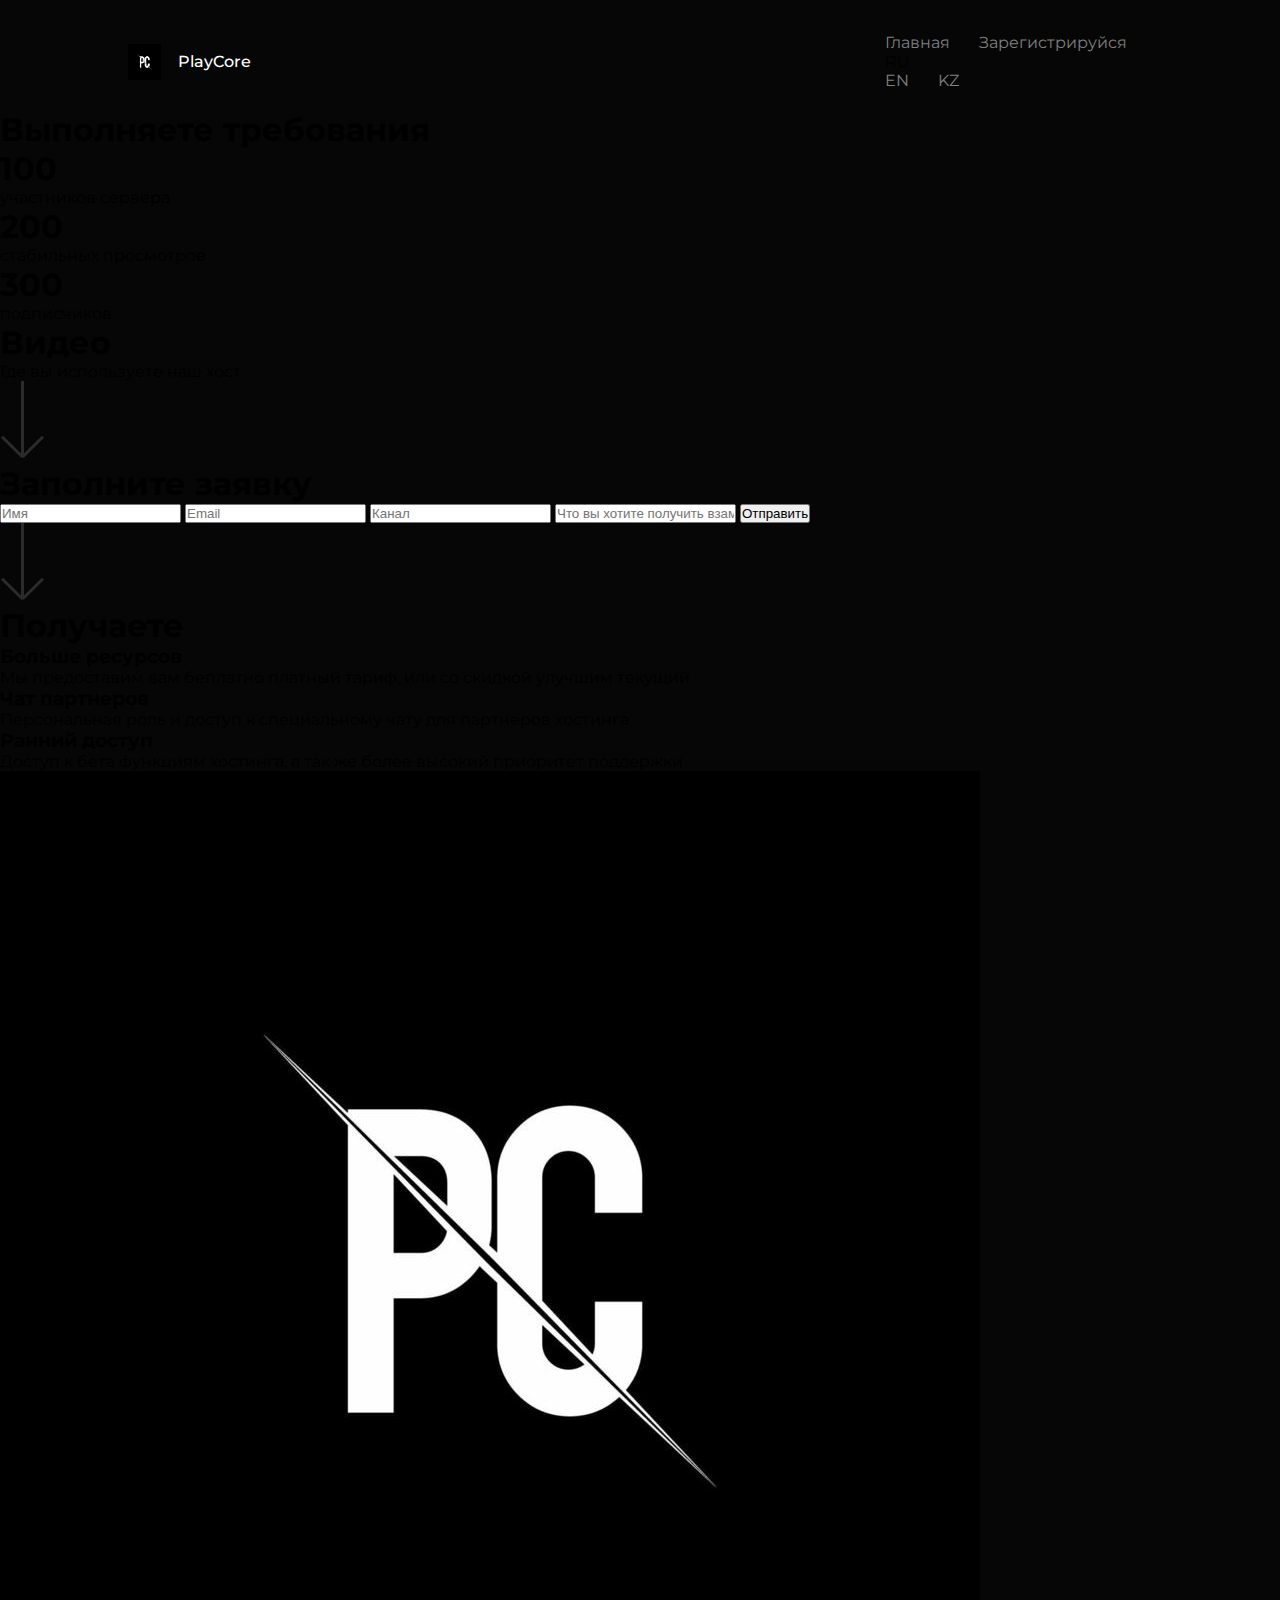
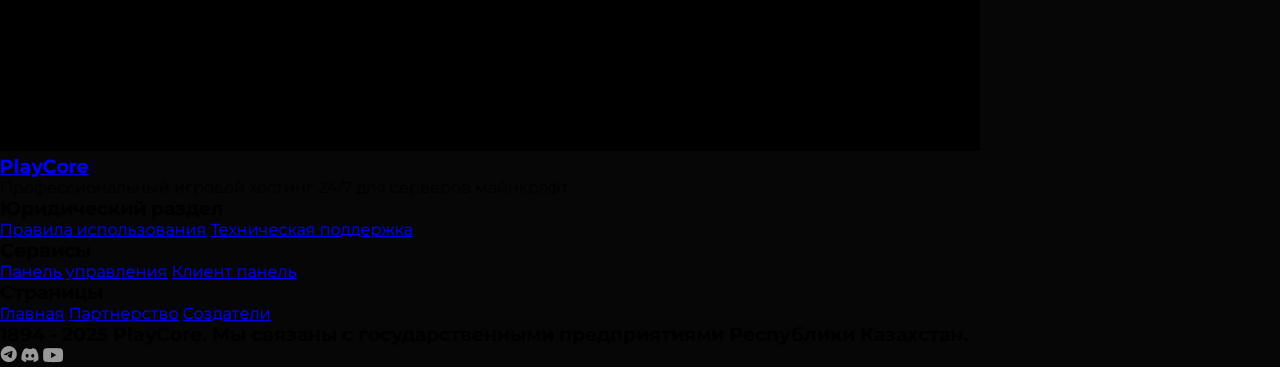
<file: ru/partnership.html>
<!DOCTYPE html>
<html lang="en">

<head>
    <meta charset="UTF-8">
    <meta name="viewport" content="width=device-width, initial-scale=1.0">
    <link rel="stylesheet" href="/src/css/partnershipo.css">
    <link rel="stylesheet" href="/src/css/animate.css">
    <link rel="preconnect" href="https://fonts.googleapis.com">
    <link rel="preconnect" href="https://fonts.gstatic.com" crossorigin>
    <link
        href="https://fonts.googleapis.com/css2?family=Archivo+Black&family=Crimson+Text:ital,wght@0,400;0,600;0,700;1,400;1,600;1,700&family=Hind:wght@300;400;500;600;700&family=Lemonada:wght@300..700&family=Montserrat:ital,wght@0,100..900;1,100..900&family=Plus+Jakarta+Sans:ital,wght@0,200..800;1,200..800&family=Roboto:ital,wght@0,100;0,300;0,400;0,500;0,700;0,900;1,100;1,300;1,400;1,500;1,700;1,900&display=swap"
        rel="stylesheet">
    <link rel="icon" href="/images/logo/image.psd(1) 1 (1).png" draggable="false" type="image/png">
    <title>Партнерство</title>
</head>

<body>
    <header class="header">
        <div class="header-class animation">
            <a class="logo" href="#">
                <div class="header-logo">
                    <img class="header-icon"
                        src="/images/logo/pc-logo-monogram-with-slash-style-design-template-free-vector.jpg"
                        draggable="false" alt="">
                    <p class="header-name">PlayCore</p>
                </div>
            </a>
            <div class="header-links">
                <a href="/ru/index.html">Главная</a>
                <a class="reg" href="#">Зарегистрируйся</a>
                <div class="language">
                    <span class="language-current">RU</span>
                    <div class="language-list">
                        <a class="language-name" href="/en/">EN</a>
                        <a class="language-name" href="/kz/">KZ</a>
                    </div>
                </div>
            </div>

        </div>
    </header>
    <section class="requirement">
        <h1 class="solve-req">Выполняете требования</h1>
        <div class="req-info">
            <div class="wow fadeInRight req-container">
                <h1 class="wow fadeInRight req-name">100</h1>
                <p class="wow fadeInRight req-description">участников сервера</p>
            </div>
            <div class="wow fadeInRight req-container">
                <h1 class="wow fadeInRight req-name">200</h1>
                <p class="wow fadeInRight req-description">стабильных просмотров</p>
            </div>
            <div class="wow fadeInRight req-container">
                <h1 class="wow fadeInRight req-name">300</h1>
                <p class="wow fadeInRight req-description">подписчиков</p>
            </div>
            <div class="wow fadeInRight req-container">
                <h1 class="wow fadeInRight req-name">Видео</h1>
                <p class="wow fadeInRight req-description">Где вы используете наш хост</p>
            </div>
        </div>
    </section>
    <div class="arrow-container">
        <img src="/images/partnership/Vector 4.svg" alt="">
    </div>
    <section class="form">
        <form class="send-form" action="#">
            <h1 class="wow fadeInRight">Заполните заявку</h1>
            <input class="wow fadeInRight" type="text" placeholder="Имя">
            <input class="wow fadeInRight" type="email" placeholder="Email">
            <input class="wow fadeInRight" type="text" placeholder="Канал">
            <input class="wow fadeInRight" type="text" placeholder="Что вы хотите получить взамен">
            <button class="wow fadeInRight">Отправить</button>
        </form>
    </section>
    <div class="arrow-container">
        <img src="/images/partnership/Vector 4.svg" alt="">
    </div>
    <section class="info">
        <div class="main-info">
            <h1 class="wow fadeInRight">Получаете</h1>
            <div class="test">
                <div class="wow fadeInRight info-container">
                    <h3 class="wow fadeInRight info-name">Больше ресурсов</h3>
                    <p class="wow fadeInRight info-description">Мы предоставим вам беплатно платный тариф, или со
                        скидкой улучшим
                        текущий
                    </p>
                </div>
                <div class="wow fadeInRight info-container">
                    <h3 class="wow fadeInRight info-name">Чат партнеров</h3>
                    <p class="wow fadeInRight info-description">Персональная роль и доступ к специальному чату для
                        партнеров хостинга
                    </p>
                </div>
                <div class="wow fadeInRight info-container">
                    <h3 class="wow fadeInRight info-name">Ранний доступ</h3>
                    <p class="wow fadeInRight info-description">Доступ к бета функциям хостинга, а так же более высокий
                        приоритет
                        поддержки
                    </p>
                </div>
            </div>
        </div>
    </section>
    <footer>
        <div class="footer-wrapper">
            <div class="footer-class">
                <div class="faq">
                    <div class="footer-name">
                        <a class="footer-logo" href="#">
                            <img class="footer-image"
                                src="/images/logo/pc-logo-monogram-with-slash-style-design-template-free-vector.jpg"
                                alt="">
                            <h3>PlayCore</h3>
                        </a>
                    </div>
                    <p class="footer-description">Профессиональный игровой хостинг 24/7 для серверов майнкрафт</p>
                </div>
                <div class="faq">
                    <div class="footer-name">
                        <h3>Юридический раздел</h3>
                    </div>

                    <a href="#" class="footer-description">Правила использования</a>
                    <a href="#" class="footer-description">Техническая поддержка</a>
                </div>
                <div class="faq">
                    <div class="footer-name">
                        <h3>Сервисы</h3>
                    </div>

                    <a href="#" class="footer-description">Панель управления</a>
                    <a href="#" class="footer-description">Клиент панель</a>
                </div>
                <div class="faq">
                    <div class="footer-name">
                        <h3>Страницы</h3>
                    </div>

                    <a href="#" class="footer-description">Главная</a>
                    <a href="#" class="footer-description">Партнерство</a>
                    <a href="#" class="footer-description">Создатели</a>
                </div>
            </div>
            <div class="info-footer">
                <h3>1894 - 2025 PlayCore. Мы связаны с государственными предприятиями Республики Казахстан.</h3>
                <div class="links">
                    <a href="#"><img src="/images/home/Vector.png" alt=""></a>
                    <a href="#"><img src="/images/home/Vector 2.png" alt=""></a>
                    <a href="#"><img src="/images/home/Vector 3.png" alt=""></a>
                </div>
            </div>
        </div>
    </footer>
    <script src="/src/js/wow.min.js"></script>
    <script>
        new WOW().init();
    </script>
</body>

</html>
</file>
<file: src/css/home.css>
* {
    box-sizing: border-box;
    padding: 0;
    margin: 0;
}

body {
    background-color: #060606;
    font-family: "Montserrat";
    overflow-x: hidden;
    margin: 0;
    padding: 0;
}

.header-class {
    display: flex;
    align-items: center;
    justify-content: space-between;
    margin: 33px 10% 20px 10%;
}

.logo {
    text-decoration: none;
}

.header-logo {
    display: flex;
    align-items: center;
}

.header-icon {
    width: 50px;
    height: 36px;
    padding-right: 17px;
}

.header-name {
    color: white;
    font-size: 16px;
    font-weight: 500;
}

.header-links {
    display: flex;
    align-items: center;
}

.header-links a {
    color: gray;
    text-decoration: none;
    margin-right: 25px;
    font-size: 16px;
}

.header-links a:nth-child(5) {
    margin-right: 0;
}

.reg {
    border: 1px solid gray;
    padding: 10px 19px;
    border-radius: 5px;
}

.reg:hover {
    border: 1px solid white;
    padding: 10px 19px;
    border-radius: 5px;
}

.header-links a:hover {
    color: white;
}

.language {
    display: block;
}

.language-current:hover::after {
    transform: rotate(180deg);
}

.language-current {
    color: gray;
    display: flex;
    gap: 6px;
    cursor: pointer;
}

.header .language-current::after {
    content: '';
    background-image: url(/images/home/Vector7.png);
    background-repeat: no-repeat;
    background-position: center;
    background-size: contain;
    display: flex;
    width: 16px;
    aspect-ratio: 1;
    transition: transform 0.2s ease;
}

.language-list {
    display: grid;
    position: absolute;
    align-items: center;
    visibility: hidden;
    transition: transform 0.2s ease;
}

.language-name {
    border: 1px solid gray;
    padding: 5px 5px;
    border-radius: 5px;
    margin: 4px 0 2px 0;
}

.language:hover .language-list {
    visibility: visible;
}

.hero {
    display: flex;
    align-items: center;
    justify-content: center;
    flex-direction: column;
    text-align: center;
    margin: 102px 0 181px 0;
}

.hero-content {
    max-width: 624px;
}

.hero-title {
    color: white;
    font-size: 32px;
    font-weight: 700;
    margin: 0;
    padding-bottom: 23px;
}

.hero-description {
    color: gray;
    font-size: 16px;
    font-weight: 400;
    margin: 0;
    margin: 0 0 25px 0;
}

.hero-button {
    display: inline-flex;
    justify-content: center;
    padding: 10px 20px;
    color: gray;
    text-decoration: none;
    border: 1px solid gray;
    border-radius: 5px;
    text-align: center;
    margin-bottom: 41px;
    font-weight: 400;
}

.hero-button:hover {
    border: 1px solid white;
    color: white;
}

.hero-image {
    width: 100%;
    max-width: 800px;
    height: auto;
}

.features {
    display: grid;
    justify-content: center;
    height: 400px;
    margin-bottom: 138px;
}

.feature.is-visible:nth-child(1) {
    align-self: end;
}

.feature.is-visible:nth-child(2) {
    align-self: center;
}

.feature.is-visible:nth-child(3) {
    align-self: start;
}

.features .feature:nth-child(1) {
    align-self: end;
}

.features .feature:nth-child(2) {
    align-self: center;
}

.features .feature:nth-child(3) {
    align-self: start;
}

.features-title {
    color: white;
    margin: 0;
    font-size: 32px;
}

.feature-name {
    font-size: 32px;
}

.features-list {
    display: flex;
    gap: 22px;
}

.feature {
    max-width: 327px;
    display: block;
    color: gray;
    border: 1px solid gray;
    padding: 25px 32px 25px 32px;
    border-radius: 6px;
    cursor: pointer;
}

.feature:hover {
    border: 1px solid white;
    color: white;
}

.feature h3 {
    margin: 0;
    color: white;
    font-weight: 500;
    padding-bottom: 17px;
}

.feature p {
    margin: 0;
    font-size: 16px;
}

.feature-description {
    line-height: 30px;
}

.service-support {
    color: white;
    font-weight: 600;
    font-size: 32px;
}

.service-title {
    max-width: 328px;
}

.services {
    display: flex;
    justify-content: center;
    margin-bottom: 148px;
}

.service-plans {
    color: gray;
    font-size: 16px;
    font-weight: 400;
}

.service-name {
    color: white;
    margin: 0;
    padding-bottom: 15px;
    width: 185px;
}

.service {
    display: flex;
    align-items: center;
    border: 1px solid gray;
    padding: 14px 106px 16px 27px;
    border-radius: 5px;
    gap: 27px;
    max-width: 328px;
}

.service-description {
    color: gray;
    margin: 0;
    width: 180px;
}

.service-container {
    display: flex;
    align-items: center;
    flex-wrap: wrap;
    justify-content: center;
    gap: 18px;
    max-width: 700px;
    padding-left: 19px;
}

.block {
    gap: 47px;
    display: grid;
    justify-content: center;
    margin-bottom: 133px;
}

.block-info {
    display: flex;
    max-width: 1024px;
    color: white;
    gap: 45px;
}

.block-name {
    font-size: 32px;
    margin: 13px 0 32px 0;
}

.block-description {
    color: gray;
    margin: 0 0 20px 0;
    line-height: 26px;
    max-width: 543px;
}

.block-button {
    color: white;
    text-decoration: none;
    border: 1px solid gray;
    padding: 12px 18px;
    border-radius: 5px;
    display: inline-block;
}

.plans {
    display: grid;
    justify-content: center;
    margin-bottom: 133px;
}

.plan-container {
    display: flex;
    gap: 18px;
}

.plan {
    border: 1px solid gray;
    border-radius: 5px;
    max-width: 242px;
    padding: 30px 51px 30px 30px;
}

.plans-name {
    color: white;
    font-size: 32px;
    margin: 0 0 32px 0;

}

.plan-name {
    color: white;
    font-size: 24px;
    font-weight: 600;
    margin: 0;
}

.plan-price {
    color: white;
    font-size: 36px;
    font-weight: 700;
    display: flex;
    align-items: start;
    gap: 8px;
    margin: 20px 0 17px 0;
}

.plan-price::before {
    content: '$';
    color: gray;
    font-size: 16px;
    align-self: start;
}

ul {
    list-style: none;
}

ul>li {
    padding-left: 20px;
    position: relative;
    margin: 10px;
}

ul>li::before {
    content: '✔ ';
    color: white;
    position: absolute;
    top: 0;
    left: 0;
}

.plan-spec-item {
    color: white;
    line-height: 20px;
    max-width: 200px;
}

.plan-spec {
    margin: 0;
    padding: 0 0 117px 0;
}

.plan-button {
    color: white;
    text-decoration: none;
    border: 1px solid gray;
    padding: 10px 39px;
    display: inline-block;
    border-radius: 5px;
}

.contact {
    display: flex;
    justify-content: center;
    margin-bottom: 133px;
}

.contact-form {
    display: grid;
    gap: 20px;
}

.contact-info {
    margin: 0 294px 0 0;
}

.contact-name {
    color: white;
    font-size: 32px;
    margin: 0 0 16px 0;
}

.contact-description {
    color: gray;
}

.contact-input {
    width: 389px;
    height: 36px;
    background: transparent;
    border: 1px solid gray;
    outline: none;
    padding: 0 11px 0 11px;
    color: white;
    font-size: 16px;
    border-radius: 5px;
}

.contact-textarea {
    height: 66px;
    background: transparent;
    border: 1px solid gray;
    outline: none;
    font-size: 18px;
    padding: 8px 11px 0 11px;
    color: white;
    border-radius: 5px;
}

.contact-button {
    width: 128px;
    height: 44px;
    background: transparent;
    outline: none;
    border: 1px solid gray;
    color: white;
    font-size: 16px;
    border-radius: 5px;
}

.cta-name {
    color: white;
    font-size: 32px;
    margin: 0 0 16px 0;
}

.cta-button {
    color: white;
    text-decoration: none;
    border: 1px solid gray;
    padding: 10px 39px;
    display: inline-block;
    border-radius: 5px;
}

.cta {
    display: grid;
    justify-content: center;
    margin-bottom: 133px;
}

.cta-container {
    display: flex;
    flex-direction: column;
    justify-content: center;
    align-items: start;
    width: 1024px;
}

footer {
    display: flex;
    justify-content: center;
    width: 100%;
}

.footer-class {
    display: flex;
    justify-content: center;
    gap: 80px;
    border: 1px solid gray;
    border-radius: 5px;
    padding: 22px 22px;
    margin-bottom: 24px;
}

.faq {
    max-width: 257px;
    display: flex;
    flex-direction: column;

}

.footer-logo {
    display: flex;
    align-items: center;
    gap: 17px;
    text-decoration: none;
}

.footer-name h3 {
    margin: 0;
    color: white;
}

.footer-image {
    width: 36px;
    height: 36px;
}

.footer-name {
    color: white;
    font-size: 16px;
    font-weight: 500;
    display: flex;
    align-items: center;
    margin-bottom: 25px;
}

.footer-description {
    color: gray;
    text-decoration: none;
    line-height: 28px;
}

.footer-description:hover {
    color: white;
}

.info {
    display: flex;
    justify-content: space-between;
    color: gray;
    font-size: 16px;
    margin-bottom: 60px;
}

.info h3 {
    font-weight: 500;
}

.links {
    display: flex;
    gap: 12px;
}
</file>
<file: src/css/partnershipo.css>
* {
    box-sizing: border-box;
    padding: 0;
    margin: 0;
}

body {
    background-color: #060606;
    font-family: "Montserrat";
    overflow-x: hidden;
    margin: 0;
    padding: 0;
}

.header-class {
    display: flex;
    align-items: center;
    justify-content: space-between;
    margin: 33px 10% 20px 10%;
}

.logo {
    text-decoration: none;
}

.header-logo {
    display: flex;
    align-items: center;
}

.header-icon {
    width: 50px;
    height: 36px;
    padding-right: 17px;
}

.header-name {
    color: white;
    font-size: 16px;
    font-weight: 500;
}

.header-links a {
    color: gray;
    text-decoration: none;
    margin-right: 25px;
    font-size: 16px;
}

.header-links a:nth-child(5) {
    margin-right: 0;
}

.header-links a:nth-child(4) {
    border: 1px solid gray;
    padding: 10px 19px;
    border-radius: 5px;
}

.header-links a:nth-child(4):hover {
    border: 1px solid white;
    padding: 10px 19px;
    border-radius: 5px;
}

.header-links a:hover {
    color: white;
}
</file>
